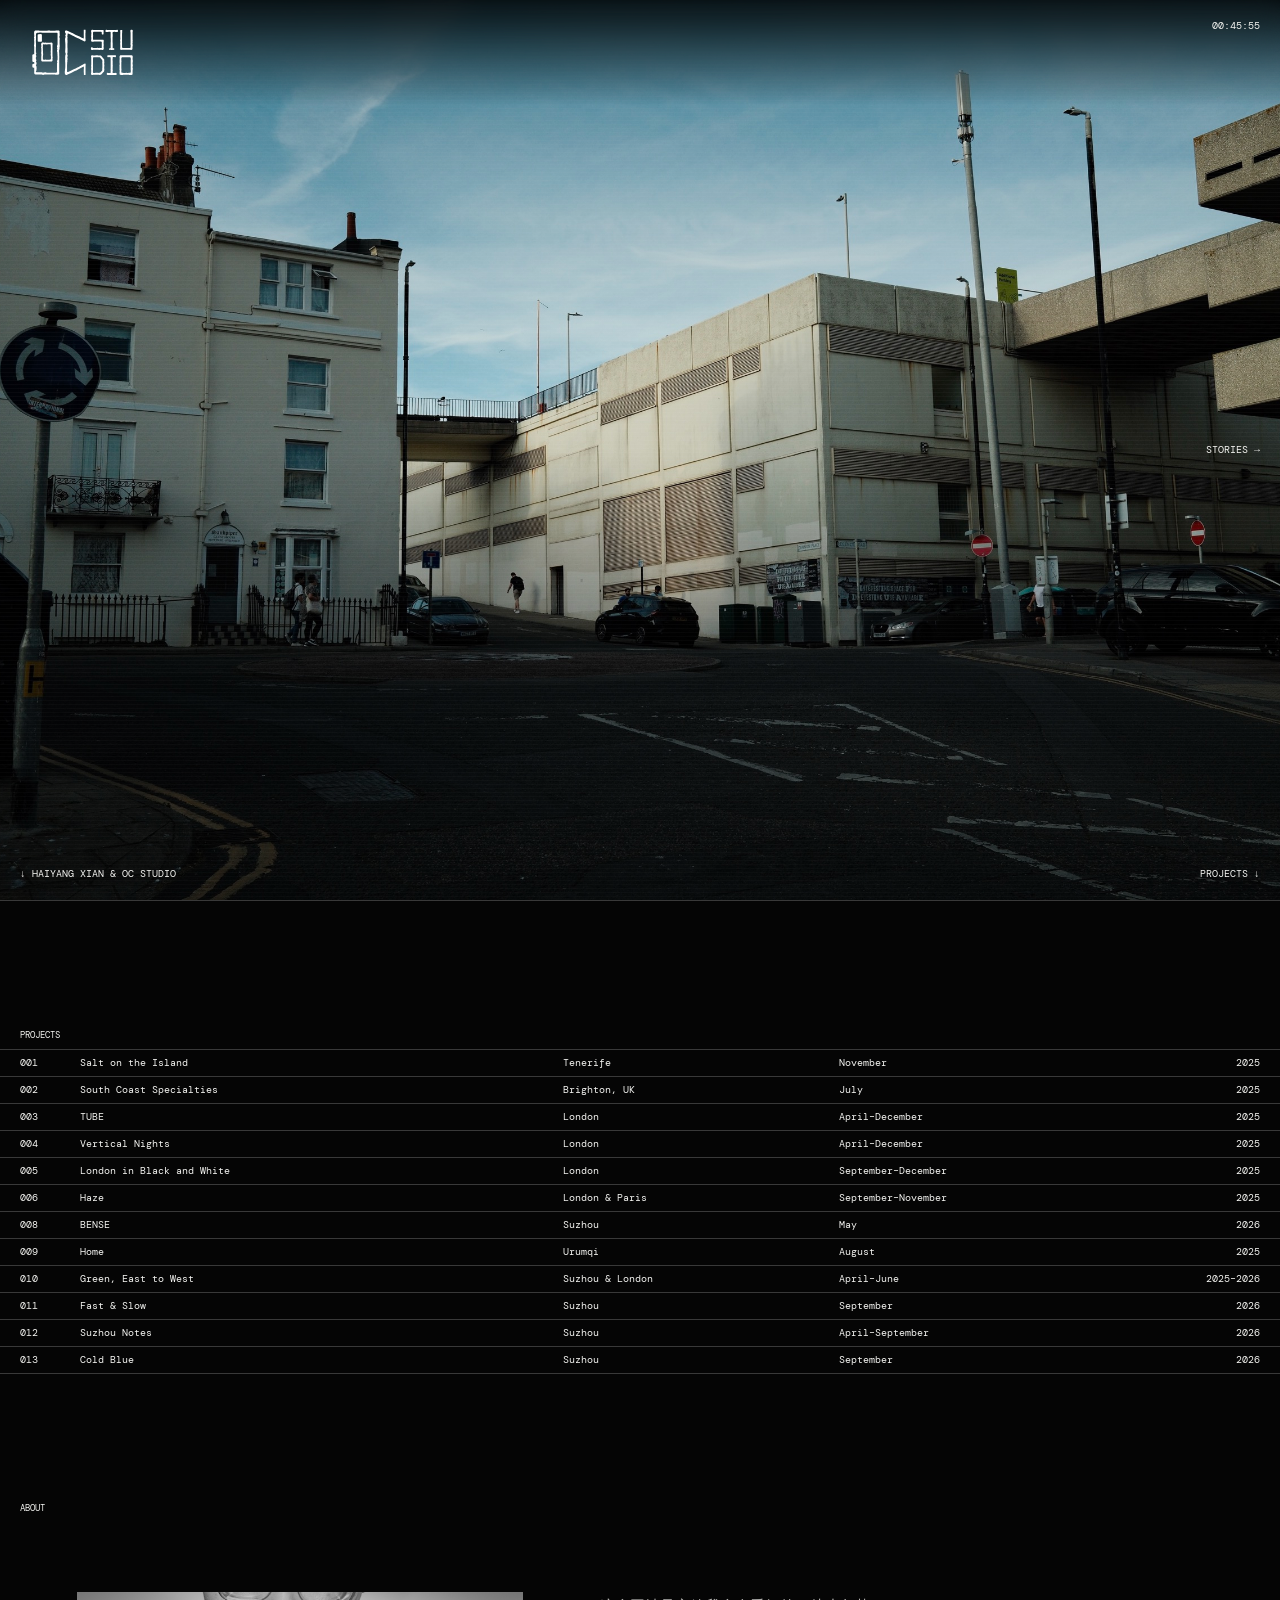
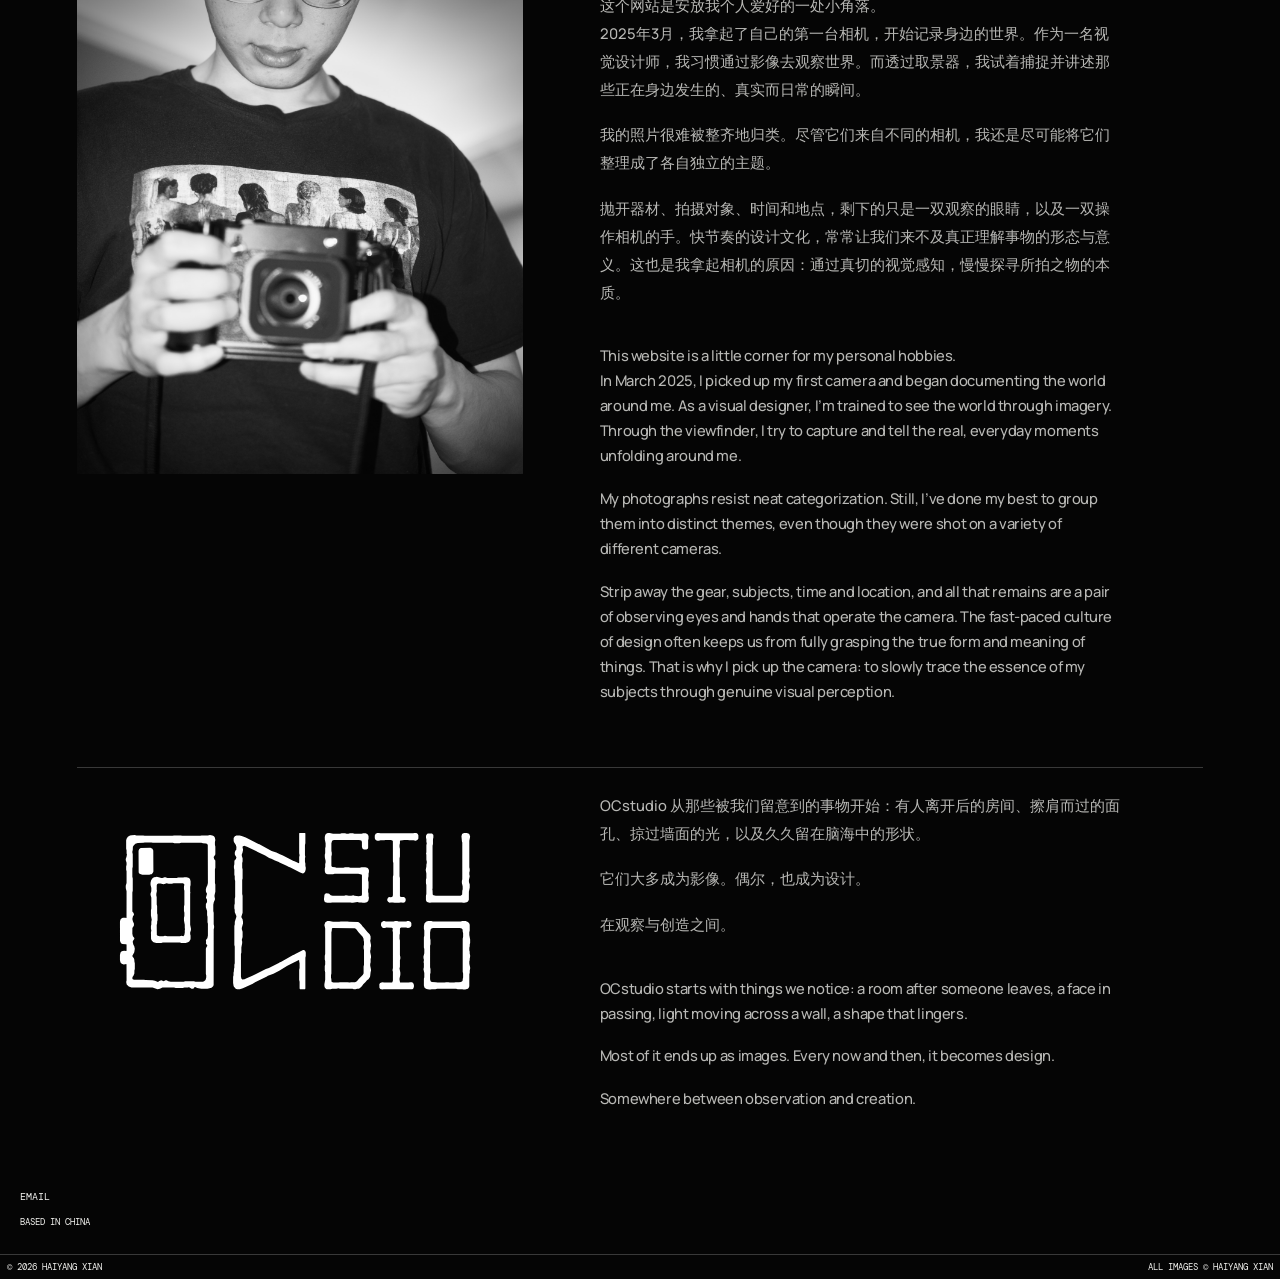
<file: index.html>
<!doctype html>
<html lang="zh-CN">
  <head>
    <meta charset="UTF-8" />
    <meta name="viewport" content="width=device-width, initial-scale=1.0" />
    <meta name="description" content="摄影作品集原型" />
    <title>Haiyang Xian — Photography</title>
    <script>
      // Start each visit at the landing page, before old anchors can be restored.
      if ("scrollRestoration" in history) history.scrollRestoration = "manual";
      history.replaceState(null, "", location.pathname + location.search + "#home");
      window.scrollTo({ top: 0, left: 0, behavior: "instant" });
    </script>
    <link rel="stylesheet" href="styles.css" />
  </head>
  <body>
    <div class="top-backdrop" aria-hidden="true"></div>
    <a class="corner-logo" href="#home" aria-label="Back to home"><img src="assets/studio-handdrawn-fixed.svg" alt="Studio logo" /></a>
    <time class="corner-clock" id="corner-clock" aria-label="Current time"></time>
    <main class="site-shell">
      <section class="index-card" aria-label="摄影作品目录">
        <div class="cover" id="home">
          <img class="landing-image" id="landing-image" src="assets/landing/DSCF2202.jpg" alt="Selected photograph by Haiyang Xian" />
          <button class="cover-section cover-section-right stories-trigger" type="button" aria-controls="stories" aria-expanded="false">STORIES <span aria-hidden="true">→</span></button>
          <h1 class="photographer-signature"><a href="#about" aria-label="About HAIYANG XIAN and OC STUDIO"><span aria-hidden="true">↓</span> HAIYANG XIAN &amp; OC STUDIO</a></h1>
          <a class="explore" href="#index">PROJECTS ↓</a>
        </div>
        <div class="catalogue-meta" id="index"><span>PROJECTS</span></div>
        <ol class="project-list">
          <li class="project-item"><a class="project-trigger" href="#project-001" data-project="project-001" aria-controls="project-001" aria-expanded="false"><span>001</span><strong>Salt on the Island</strong><i>Tenerife</i><time>November</time><b>2025</b></a></li>
          <li class="project-item"><a class="project-trigger" href="#project-002" data-project="project-002" aria-controls="project-002" aria-expanded="false"><span>002</span><strong>South Coast Specialties</strong><i>Brighton, UK</i><time>July</time><b>2025</b></a></li>
          <li class="project-item"><a class="project-trigger" href="#project-003" data-project="project-003" aria-controls="project-003" aria-expanded="false"><span>003</span><strong>TUBE</strong><i>London</i><time>April–December</time><b>2025</b></a></li>
          <li class="project-item"><a class="project-trigger" href="#project-004" data-project="project-004" aria-controls="project-004" aria-expanded="false"><span>004</span><strong>Vertical Nights</strong><i>London</i><time>April–December</time><b>2025</b></a></li>
          <li class="project-item"><a class="project-trigger" href="#project-005" data-project="project-005" aria-controls="project-005" aria-expanded="false"><span>005</span><strong>London in Black and White</strong><i>London</i><time>September–December</time><b>2025</b></a></li>
          <li class="project-item"><a class="project-trigger" href="#project-006" data-project="project-006" aria-controls="project-006" aria-expanded="false"><span>006</span><strong>Haze</strong><i>London &amp; Paris</i><time>September–November</time><b>2025</b></a></li>
          <li class="project-item"><a class="project-trigger" href="#project-008" data-project="project-008" aria-controls="project-008" aria-expanded="false"><span>008</span><strong>BENSE</strong><i>Suzhou</i><time>May</time><b>2026</b></a></li>
          <li class="project-item"><a class="project-trigger" href="#project-009" data-project="project-009" aria-controls="project-009" aria-expanded="false"><span>009</span><strong>Home</strong><i>Urumqi</i><time>August</time><b>2025</b></a></li>
          <li class="project-item"><a class="project-trigger" href="#project-010" data-project="project-010" aria-controls="project-010" aria-expanded="false"><span>010</span><strong>Green, East to West</strong><i>Suzhou &amp; London</i><time>April–June</time><b>2025–2026</b></a></li>
          <li class="project-item"><a class="project-trigger" href="#project-011" data-project="project-011" aria-controls="project-011" aria-expanded="false"><span>011</span><strong>Fast &amp; Slow</strong><i>Suzhou</i><time>September</time><b>2026</b></a></li>
          <li class="project-item"><a class="project-trigger" href="#project-012" data-project="project-012" aria-controls="project-012" aria-expanded="false"><span>012</span><strong>Suzhou Notes</strong><i>Suzhou</i><time>April–September</time><b>2026</b></a></li>
          <li class="project-item"><a class="project-trigger" href="#project-013" data-project="project-013" aria-controls="project-013" aria-expanded="false"><span>013</span><strong>Cold Blue</strong><i>Suzhou</i><time>September</time><b>2026</b></a></li>
        </ol>
        <section class="about" id="about" aria-labelledby="about-title">
          <div class="about-label"><h2 id="about-title">ABOUT</h2></div>
          <div class="about-content">
            <figure class="about-portrait"><img src="assets/about-haiyang-xian.jpg" alt="Haiyang Xian holding a camera" width="1480" height="1600" loading="lazy" /></figure>
            <div class="about-bio">
              <p lang="zh-CN">这个网站是安放我个人爱好的一处小角落。<br />2025年3月，我拿起了自己的第一台相机，开始记录身边的世界。作为一名视觉设计师，我习惯通过影像去观察世界。而透过取景器，我试着捕捉并讲述那些正在身边发生的、真实而日常的瞬间。</p>
              <p lang="zh-CN">我的照片很难被整齐地归类。尽管它们来自不同的相机，我还是尽可能将它们整理成了各自独立的主题。</p>
              <p lang="zh-CN">抛开器材、拍摄对象、时间和地点，剩下的只是一双观察的眼睛，以及一双操作相机的手。快节奏的设计文化，常常让我们来不及真正理解事物的形态与意义。这也是我拿起相机的原因：通过真切的视觉感知，慢慢探寻所拍之物的本质。</p>
              <p lang="en">This website is a little corner for my personal hobbies.<br />In March 2025, I picked up my first camera and began documenting the world around me. As a visual designer, I’m trained to see the world through imagery. Through the viewfinder, I try to capture and tell the real, everyday moments unfolding around me.</p>
              <p lang="en">My photographs resist neat categorization. Still, I’ve done my best to group them into distinct themes, even though they were shot on a variety of different cameras.</p>
              <p lang="en">Strip away the gear, subjects, time and location, and all that remains are a pair of observing eyes and hands that operate the camera. The fast‑paced culture of design often keeps us from fully grasping the true form and meaning of things. That is why I pick up the camera: to slowly trace the essence of my subjects through genuine visual perception.</p>
            </div>
            <div class="about-brand">
              <img class="about-logo" src="assets/studio-latest.svg" alt="OCstudio logo" width="1473" height="1068" loading="lazy" />
              <div class="about-brand-copy">
                <p lang="zh-CN">OCstudio 从那些被我们留意到的事物开始：有人离开后的房间、擦肩而过的面孔、掠过墙面的光，以及久久留在脑海中的形状。</p>
                <p lang="zh-CN">它们大多成为影像。偶尔，也成为设计。</p>
                <p lang="zh-CN">在观察与创造之间。</p>
                <p lang="en">OCstudio starts with things we notice: a room after someone leaves, a face in passing, light moving across a wall, a shape that lingers.</p>
                <p lang="en">Most of it ends up as images. Every now and then, it becomes design.</p>
                <p lang="en">Somewhere between observation and creation.</p>
              </div>
            </div>
          </div>
          <div class="about-bottom">
            <nav class="about-contact" aria-label="Contact"><a href="mailto:hyxian913@163.com">EMAIL</a></nav>
            <div class="about-details"><span>BASED IN CHINA</span></div>
          </div>
        </section>
        <footer id="contact"><span>© 2026 HAIYANG XIAN</span><span>ALL IMAGES © HAIYANG XIAN</span></footer>
      </section>
      <section class="project-panel" id="project-001" aria-label="Salt on the Island project" aria-hidden="true">
        <div class="project-content">
          <section class="project-intro"><h2>Salt<br />on the Island</h2><div><p>NOVEMBER 2025</p><p>TENERIFE, SPAIN</p></div></section>
          <div class="project-images">
            <figure class="portrait"><img data-src="assets/projects/salt-on-the-island/DSCF0566.jpg" data-srcset="assets/responsive/projects/salt-on-the-island/DSCF0566.jpg 800w, assets/projects/salt-on-the-island/DSCF0566.jpg 1733w" sizes="min(calc(100vw - 24px), calc(80svh * 0.6665384615384615), 1733px)" width="1733" height="2600" style="--photo-width:1733px;--photo-ratio:0.6665384615384615" loading="lazy" decoding="async" alt="Salt on the Island, photograph 1" /><figcaption>01 / 08</figcaption></figure>
            <figure class="wide"><img data-src="assets/projects/salt-on-the-island/DSCF0439.jpg" data-srcset="assets/responsive/projects/salt-on-the-island/DSCF0439.jpg 800w, assets/projects/salt-on-the-island/DSCF0439.jpg 1733w" sizes="min(calc(100vw - 24px), calc(80svh * 0.6665384615384615), 1733px)" width="1733" height="2600" style="--photo-width:1733px;--photo-ratio:0.6665384615384615" loading="lazy" decoding="async" alt="Salt on the Island, photograph 2" /><figcaption>02 / 08</figcaption></figure>
            <figure class="landscape"><img data-src="assets/projects/salt-on-the-island/DSCF0559.jpg" data-srcset="assets/responsive/projects/salt-on-the-island/DSCF0559.jpg 1200w, assets/projects/salt-on-the-island/DSCF0559.jpg 2600w" sizes="min(calc(100vw - 24px), calc(80svh * 1.5002885170225044), 2600px)" width="2600" height="1733" style="--photo-width:2600px;--photo-ratio:1.5002885170225044" loading="lazy" decoding="async" alt="Salt on the Island, photograph 3" /><figcaption>03 / 08</figcaption></figure>
            <figure class="portrait offset"><img data-src="assets/projects/salt-on-the-island/DSCF0503.jpg" data-srcset="assets/responsive/projects/salt-on-the-island/DSCF0503.jpg 959w, assets/projects/salt-on-the-island/DSCF0503.jpg 2079w" sizes="min(calc(100vw - 24px), calc(80svh * 0.7996153846153846), 2079px)" width="2079" height="2600" style="--photo-width:2079px;--photo-ratio:0.7996153846153846" loading="lazy" decoding="async" alt="Salt on the Island, photograph 4" /><figcaption>04 / 08</figcaption></figure>
            <figure class="portrait"><img data-src="assets/projects/salt-on-the-island/DSCF0443.jpg" data-srcset="assets/responsive/projects/salt-on-the-island/DSCF0443.jpg 800w, assets/projects/salt-on-the-island/DSCF0443.jpg 1733w" sizes="min(calc(100vw - 24px), calc(80svh * 0.6665384615384615), 1733px)" width="1733" height="2600" style="--photo-width:1733px;--photo-ratio:0.6665384615384615" loading="lazy" decoding="async" alt="Salt on the Island, photograph 5" /><figcaption>05 / 08</figcaption></figure>
            <figure class="wide"><img data-src="assets/projects/salt-on-the-island/DSCF0520.jpg" data-srcset="assets/responsive/projects/salt-on-the-island/DSCF0520.jpg 1200w, assets/projects/salt-on-the-island/DSCF0520.jpg 2600w" sizes="min(calc(100vw - 24px), calc(80svh * 1.5002885170225044), 2600px)" width="2600" height="1733" style="--photo-width:2600px;--photo-ratio:1.5002885170225044" loading="lazy" decoding="async" alt="Salt on the Island, photograph 6" /><figcaption>06 / 08</figcaption></figure>
            <figure class="landscape"><img data-src="assets/projects/salt-on-the-island/DSCF0546.jpg" data-srcset="assets/responsive/projects/salt-on-the-island/DSCF0546.jpg 1200w, assets/projects/salt-on-the-island/DSCF0546.jpg 2600w" sizes="min(calc(100vw - 24px), calc(80svh * 1.5002885170225044), 2600px)" width="2600" height="1733" style="--photo-width:2600px;--photo-ratio:1.5002885170225044" loading="lazy" decoding="async" alt="Salt on the Island, photograph 7" /><figcaption>07 / 08</figcaption></figure>
            <figure class="wide final"><img data-src="assets/projects/salt-on-the-island/DSCF0431.jpg" data-srcset="assets/responsive/projects/salt-on-the-island/DSCF0431.jpg 1200w, assets/projects/salt-on-the-island/DSCF0431.jpg 2600w" sizes="min(calc(100vw - 24px), calc(80svh * 2.2336769759450172), 2600px)" width="2600" height="1164" style="--photo-width:2600px;--photo-ratio:2.2336769759450172" loading="lazy" decoding="async" alt="Salt on the Island, photograph 8" /><figcaption>08 / 08</figcaption></figure>
          </div>
        </div>
      </section>
      <section class="project-panel" id="project-002" aria-label="South Coast Specialties project" aria-hidden="true">
        <div class="project-content">
          <section class="project-intro"><h2>South Coast Specialties</h2><div><p>JULY 2025</p><p>BRIGHTON, UK</p></div></section>
          <div class="project-images brighton-images">
            <figure class="portrait"><img data-src="assets/projects/south-coast-specialties/DSCF2407.jpg" data-srcset="assets/responsive/projects/south-coast-specialties/DSCF2407.jpg 900w, assets/projects/south-coast-specialties/DSCF2407.jpg 1950w" sizes="min(calc(100vw - 24px), calc(80svh * 0.75), 1950px)" width="1950" height="2600" style="--photo-width:1950px;--photo-ratio:0.75" loading="lazy" decoding="async" alt="South Coast Specialties, photograph 1" /><figcaption>01 / 08</figcaption></figure>
            <figure class="landscape"><img data-src="assets/projects/south-coast-specialties/DSCF2422.jpg" data-srcset="assets/responsive/projects/south-coast-specialties/DSCF2422.jpg 1200w, assets/projects/south-coast-specialties/DSCF2422.jpg 2600w" sizes="min(calc(100vw - 24px), calc(80svh * 1.3333333333333333), 2600px)" width="2600" height="1950" style="--photo-width:2600px;--photo-ratio:1.3333333333333333" loading="lazy" decoding="async" alt="South Coast Specialties, photograph 2" /><figcaption>02 / 08</figcaption></figure>
            <figure class="wide"><img data-src="assets/projects/south-coast-specialties/DSCF2423.JPG" data-srcset="assets/responsive/projects/south-coast-specialties/DSCF2423.JPG 1200w, assets/projects/south-coast-specialties/DSCF2423.JPG 2600w" sizes="min(calc(100vw - 24px), calc(80svh * 1.3333333333333333), 2600px)" width="2600" height="1950" style="--photo-width:2600px;--photo-ratio:1.3333333333333333" loading="lazy" decoding="async" alt="South Coast Specialties, photograph 3" /><figcaption>03 / 08</figcaption></figure>
            <figure class="landscape"><img data-src="assets/projects/south-coast-specialties/DSCF2439.JPG" data-srcset="assets/responsive/projects/south-coast-specialties/DSCF2439.JPG 1200w, assets/projects/south-coast-specialties/DSCF2439.JPG 2600w" sizes="min(calc(100vw - 24px), calc(80svh * 1.5002885170225044), 2600px)" width="2600" height="1733" style="--photo-width:2600px;--photo-ratio:1.5002885170225044" loading="lazy" decoding="async" alt="South Coast Specialties, photograph 4" /><figcaption>04 / 08</figcaption></figure>
            <figure class="wide"><img data-src="assets/projects/south-coast-specialties/DSCF2440.JPG" data-srcset="assets/responsive/projects/south-coast-specialties/DSCF2440.JPG 1200w, assets/projects/south-coast-specialties/DSCF2440.JPG 2600w" sizes="min(calc(100vw - 24px), calc(80svh * 1.5002885170225044), 2600px)" width="2600" height="1733" style="--photo-width:2600px;--photo-ratio:1.5002885170225044" loading="lazy" decoding="async" alt="South Coast Specialties, photograph 5" /><figcaption>05 / 08</figcaption></figure>
            <figure class="landscape"><img data-src="assets/projects/south-coast-specialties/DSCF2472.jpg" data-srcset="assets/responsive/projects/south-coast-specialties/DSCF2472.jpg 1200w, assets/projects/south-coast-specialties/DSCF2472.jpg 2600w" sizes="min(calc(100vw - 24px), calc(80svh * 1.5002885170225044), 2600px)" width="2600" height="1733" style="--photo-width:2600px;--photo-ratio:1.5002885170225044" loading="lazy" decoding="async" alt="South Coast Specialties, photograph 6" /><figcaption>06 / 08</figcaption></figure>
            <figure class="portrait"><img data-src="assets/projects/south-coast-specialties/DSCF2483.jpg" data-srcset="assets/responsive/projects/south-coast-specialties/DSCF2483.jpg 1200w, assets/projects/south-coast-specialties/DSCF2483.jpg 2600w" sizes="min(calc(100vw - 24px), calc(80svh * 1), 2600px)" width="2600" height="2600" style="--photo-width:2600px;--photo-ratio:1" loading="lazy" decoding="async" alt="South Coast Specialties, photograph 7" /><figcaption>07 / 08</figcaption></figure>
            <figure class="wide final"><img data-src="assets/projects/south-coast-specialties/DSCF2484.jpg" data-srcset="assets/responsive/projects/south-coast-specialties/DSCF2484.jpg 1200w, assets/projects/south-coast-specialties/DSCF2484.jpg 2600w" sizes="min(calc(100vw - 24px), calc(80svh * 1.5002885170225044), 2600px)" width="2600" height="1733" style="--photo-width:2600px;--photo-ratio:1.5002885170225044" loading="lazy" decoding="async" alt="South Coast Specialties, photograph 8" /><figcaption>08 / 08</figcaption></figure>
          </div>
        </div>
      </section>
      <section class="project-panel" id="project-003" aria-label="TUBE project" aria-hidden="true">
        <div class="project-content">
          <section class="project-intro"><h2>TUBE</h2><div><p>APRIL–DECEMBER 2025</p><p>LONDON, UK</p></div></section>
          <div class="project-images">
            <figure><img data-src="assets/projects/tube/DSCF0074.JPG" data-srcset="assets/responsive/projects/tube/DSCF0074.JPG 1200w, assets/projects/tube/DSCF0074.JPG 2600w" sizes="min(calc(100vw - 24px), calc(80svh * 1.5002885170225044), 2600px)" width="2600" height="1733" style="--photo-width:2600px;--photo-ratio:1.5002885170225044" loading="lazy" decoding="async" alt="TUBE, photograph 1" /><figcaption>01 / 10</figcaption></figure>
            <figure><img data-src="assets/projects/tube/DSCF0076.jpg" data-srcset="assets/responsive/projects/tube/DSCF0076.jpg 1200w, assets/projects/tube/DSCF0076.jpg 2600w" sizes="min(calc(100vw - 24px), calc(80svh * 1), 2600px)" width="2600" height="2600" style="--photo-width:2600px;--photo-ratio:1" loading="lazy" decoding="async" alt="TUBE, photograph 2" /><figcaption>02 / 10</figcaption></figure>
            <figure><img data-src="assets/projects/tube/DSCF0200.jpg" data-srcset="assets/responsive/projects/tube/DSCF0200.jpg 1200w, assets/projects/tube/DSCF0200.jpg 2600w" sizes="min(calc(100vw - 24px), calc(80svh * 1.5002885170225044), 2600px)" width="2600" height="1733" style="--photo-width:2600px;--photo-ratio:1.5002885170225044" loading="lazy" decoding="async" alt="TUBE, photograph 3" /><figcaption>03 / 10</figcaption></figure>
            <figure><img data-src="assets/projects/tube/DSCF0201.jpg" data-srcset="assets/responsive/projects/tube/DSCF0201.jpg 800w, assets/projects/tube/DSCF0201.jpg 1733w" sizes="min(calc(100vw - 24px), calc(80svh * 0.6665384615384615), 1733px)" width="1733" height="2600" style="--photo-width:1733px;--photo-ratio:0.6665384615384615" loading="lazy" decoding="async" alt="TUBE, photograph 4" /><figcaption>04 / 10</figcaption></figure>
            <figure><img data-src="assets/projects/tube/1761305568000_R0000233.jpg" data-srcset="assets/responsive/projects/tube/1761305568000_R0000233.jpg 800w, assets/projects/tube/1761305568000_R0000233.jpg 1733w" sizes="min(calc(100vw - 24px), calc(80svh * 0.6665384615384615), 1733px)" width="1733" height="2600" style="--photo-width:1733px;--photo-ratio:0.6665384615384615" loading="lazy" decoding="async" alt="TUBE, photograph 5" /><figcaption>05 / 10</figcaption></figure>
            <figure><img data-src="assets/projects/tube/grdr%202025-10-26%20185446.399.jpg" data-srcset="assets/responsive/projects/tube/grdr%202025-10-26%20185446.399.jpg 1200w, assets/projects/tube/grdr%202025-10-26%20185446.399.jpg 2600w" sizes="min(calc(100vw - 24px), calc(80svh * 2.736842105263158), 2600px)" width="2600" height="950" style="--photo-width:2600px;--photo-ratio:2.736842105263158" loading="lazy" decoding="async" alt="TUBE, photograph 6" /><figcaption>06 / 10</figcaption></figure>
            <figure><img data-src="assets/projects/tube/DSCF3398.jpg" data-srcset="assets/responsive/projects/tube/DSCF3398.jpg 1200w, assets/projects/tube/DSCF3398.jpg 2600w" sizes="min(calc(100vw - 24px), calc(80svh * 1.5002885170225044), 2600px)" width="2600" height="1733" style="--photo-width:2600px;--photo-ratio:1.5002885170225044" loading="lazy" decoding="async" alt="TUBE, photograph 7" /><figcaption>07 / 10</figcaption></figure>
            <figure><img data-src="assets/projects/tube/DSCF3400.jpg" data-srcset="assets/responsive/projects/tube/DSCF3400.jpg 1200w, assets/projects/tube/DSCF3400.jpg 2600w" sizes="min(calc(100vw - 24px), calc(80svh * 1.5002885170225044), 2600px)" width="2600" height="1733" style="--photo-width:2600px;--photo-ratio:1.5002885170225044" loading="lazy" decoding="async" alt="TUBE, photograph 8" /><figcaption>08 / 10</figcaption></figure>
            <figure><img data-src="assets/projects/tube/DSCF3415.JPG" data-srcset="assets/responsive/projects/tube/DSCF3415.JPG 1200w, assets/projects/tube/DSCF3415.JPG 2600w" sizes="min(calc(100vw - 24px), calc(80svh * 1.5002885170225044), 2600px)" width="2600" height="1733" style="--photo-width:2600px;--photo-ratio:1.5002885170225044" loading="lazy" decoding="async" alt="TUBE, photograph 9" /><figcaption>09 / 10</figcaption></figure>
            <figure><img data-src="assets/projects/tube/DSCF3418.jpg" data-srcset="assets/responsive/projects/tube/DSCF3418.jpg 800w, assets/projects/tube/DSCF3418.jpg 1733w" sizes="min(calc(100vw - 24px), calc(80svh * 0.6665384615384615), 1733px)" width="1733" height="2600" style="--photo-width:1733px;--photo-ratio:0.6665384615384615" loading="lazy" decoding="async" alt="TUBE, photograph 10" /><figcaption>10 / 10</figcaption></figure>
          </div>
        </div>
      </section>
      <section class="project-panel" id="project-004" aria-label="Vertical Nights project" aria-hidden="true">
        <div class="project-content">
          <section class="project-intro"><h2>Vertical Nights</h2><div><p>APRIL–DECEMBER 2025</p><p>LONDON, UK</p></div></section>
          <div class="project-images">
            <figure><img data-src="assets/projects/vertical-nights/DSCF0198.jpg" data-srcset="assets/responsive/projects/vertical-nights/DSCF0198.jpg 800w, assets/projects/vertical-nights/DSCF0198.jpg 1733w" sizes="min(calc(100vw - 24px), calc(80svh * 0.6665384615384615), 1733px)" width="1733" height="2600" style="--photo-width:1733px;--photo-ratio:0.6665384615384615" loading="lazy" decoding="async" alt="Vertical Nights, photograph 1" /><figcaption>01 / 08</figcaption></figure>
            <figure><img data-src="assets/projects/vertical-nights/DSCF0211.jpg" data-srcset="assets/responsive/projects/vertical-nights/DSCF0211.jpg 800w, assets/projects/vertical-nights/DSCF0211.jpg 1733w" sizes="min(calc(100vw - 24px), calc(80svh * 0.6665384615384615), 1733px)" width="1733" height="2600" style="--photo-width:1733px;--photo-ratio:0.6665384615384615" loading="lazy" decoding="async" alt="Vertical Nights, photograph 2" /><figcaption>02 / 08</figcaption></figure>
            <figure><img data-src="assets/projects/vertical-nights/DSCF0289.jpg" data-srcset="assets/responsive/projects/vertical-nights/DSCF0289.jpg 800w, assets/projects/vertical-nights/DSCF0289.jpg 1733w" sizes="min(calc(100vw - 24px), calc(80svh * 0.6665384615384615), 1733px)" width="1733" height="2600" style="--photo-width:1733px;--photo-ratio:0.6665384615384615" loading="lazy" decoding="async" alt="Vertical Nights, photograph 3" /><figcaption>03 / 08</figcaption></figure>
            <figure><img data-src="assets/projects/vertical-nights/DSCF0321.jpg" data-srcset="assets/responsive/projects/vertical-nights/DSCF0321.jpg 800w, assets/projects/vertical-nights/DSCF0321.jpg 1733w" sizes="min(calc(100vw - 24px), calc(80svh * 0.6665384615384615), 1733px)" width="1733" height="2600" style="--photo-width:1733px;--photo-ratio:0.6665384615384615" loading="lazy" decoding="async" alt="Vertical Nights, photograph 4" /><figcaption>04 / 08</figcaption></figure>
            <figure><img data-src="assets/projects/vertical-nights/DSCF3357.JPG" data-srcset="assets/responsive/projects/vertical-nights/DSCF3357.JPG 1200w, assets/projects/vertical-nights/DSCF3357.JPG 2600w" sizes="min(calc(100vw - 24px), calc(80svh * 1.5002885170225044), 2600px)" width="2600" height="1733" style="--photo-width:2600px;--photo-ratio:1.5002885170225044" loading="lazy" decoding="async" alt="Vertical Nights, photograph 5" /><figcaption>05 / 08</figcaption></figure>
            <figure><img data-src="assets/projects/vertical-nights/DSCF3358.JPG" data-srcset="assets/responsive/projects/vertical-nights/DSCF3358.JPG 1200w, assets/projects/vertical-nights/DSCF3358.JPG 2600w" sizes="min(calc(100vw - 24px), calc(80svh * 1.5002885170225044), 2600px)" width="2600" height="1733" style="--photo-width:2600px;--photo-ratio:1.5002885170225044" loading="lazy" decoding="async" alt="Vertical Nights, photograph 6" /><figcaption>06 / 08</figcaption></figure>
            <figure><img data-src="assets/projects/vertical-nights/DSCF3360.jpg" data-srcset="assets/responsive/projects/vertical-nights/DSCF3360.jpg 800w, assets/projects/vertical-nights/DSCF3360.jpg 1733w" sizes="min(calc(100vw - 24px), calc(80svh * 0.6665384615384615), 1733px)" width="1733" height="2600" style="--photo-width:1733px;--photo-ratio:0.6665384615384615" loading="lazy" decoding="async" alt="Vertical Nights, photograph 7" /><figcaption>07 / 08</figcaption></figure>
            <figure><img data-src="assets/projects/vertical-nights/DSCF3361.jpg" data-srcset="assets/responsive/projects/vertical-nights/DSCF3361.jpg 800w, assets/projects/vertical-nights/DSCF3361.jpg 1733w" sizes="min(calc(100vw - 24px), calc(80svh * 0.6665384615384615), 1733px)" width="1733" height="2600" style="--photo-width:1733px;--photo-ratio:0.6665384615384615" loading="lazy" decoding="async" alt="Vertical Nights, photograph 8" /><figcaption>08 / 08</figcaption></figure>
          </div>
        </div>
      </section>
      <section class="project-panel" id="project-005" aria-label="London in Black and White project" aria-hidden="true">
        <div class="project-content">
          <section class="project-intro"><h2>London in Black and White</h2><div><p>SEPTEMBER–DECEMBER 2025</p><p>LONDON, UK</p></div></section>
          <div class="project-images">
            <figure><img data-src="assets/projects/london-in-black-and-white/DSCF0082.jpg" data-srcset="assets/responsive/projects/london-in-black-and-white/DSCF0082.jpg 800w, assets/projects/london-in-black-and-white/DSCF0082.jpg 1733w" sizes="min(calc(100vw - 24px), calc(80svh * 0.6665384615384615), 1733px)" width="1733" height="2600" style="--photo-width:1733px;--photo-ratio:0.6665384615384615" loading="lazy" decoding="async" alt="London in Black and White, photograph 1" /><figcaption>01 / 05</figcaption></figure>
            <figure><img data-src="assets/projects/london-in-black-and-white/DSCF3308.jpg" data-srcset="assets/responsive/projects/london-in-black-and-white/DSCF3308.jpg 1200w, assets/projects/london-in-black-and-white/DSCF3308.jpg 2600w" sizes="min(calc(100vw - 24px), calc(80svh * 1.5002885170225044), 2600px)" width="2600" height="1733" style="--photo-width:2600px;--photo-ratio:1.5002885170225044" loading="lazy" decoding="async" alt="London in Black and White, photograph 2" /><figcaption>02 / 05</figcaption></figure>
            <figure><img data-src="assets/projects/london-in-black-and-white/DSCF3345.jpg" data-srcset="assets/responsive/projects/london-in-black-and-white/DSCF3345.jpg 1200w, assets/projects/london-in-black-and-white/DSCF3345.jpg 2600w" sizes="min(calc(100vw - 24px), calc(80svh * 2.2827041264266903), 2600px)" width="2600" height="1139" style="--photo-width:2600px;--photo-ratio:2.2827041264266903" loading="lazy" decoding="async" alt="London in Black and White, photograph 3" /><figcaption>03 / 05</figcaption></figure>
            <figure><img data-src="assets/projects/london-in-black-and-white/DSCF3350.jpg" data-srcset="assets/responsive/projects/london-in-black-and-white/DSCF3350.jpg 1200w, assets/projects/london-in-black-and-white/DSCF3350.jpg 2600w" sizes="min(calc(100vw - 24px), calc(80svh * 1.5002885170225044), 2600px)" width="2600" height="1733" style="--photo-width:2600px;--photo-ratio:1.5002885170225044" loading="lazy" decoding="async" alt="London in Black and White, photograph 4" /><figcaption>04 / 05</figcaption></figure>
            <figure><img data-src="assets/projects/london-in-black-and-white/DSCF3354.jpg" data-srcset="assets/responsive/projects/london-in-black-and-white/DSCF3354.jpg 1200w, assets/projects/london-in-black-and-white/DSCF3354.jpg 2600w" sizes="min(calc(100vw - 24px), calc(80svh * 1.5002885170225044), 2600px)" width="2600" height="1733" style="--photo-width:2600px;--photo-ratio:1.5002885170225044" loading="lazy" decoding="async" alt="London in Black and White, photograph 5" /><figcaption>05 / 05</figcaption></figure>
          </div>
        </div>
      </section>
      <section class="project-panel" id="project-006" aria-label="Haze project" aria-hidden="true">
        <div class="project-content">
          <section class="project-intro"><h2>Haze</h2><div><p>SEPTEMBER–NOVEMBER 2025</p><p>LONDON &amp; PARIS</p></div></section>
          <div class="project-images">
            <figure><img data-src="assets/projects/haze/DSCF0128.jpg" data-srcset="assets/responsive/projects/haze/DSCF0128.jpg 800w, assets/projects/haze/DSCF0128.jpg 1733w" sizes="min(calc(100vw - 24px), calc(80svh * 0.6665384615384615), 1733px)" width="1733" height="2600" style="--photo-width:1733px;--photo-ratio:0.6665384615384615" loading="lazy" decoding="async" alt="Haze, photograph 1" /><figcaption>01 / 05</figcaption></figure>
            <figure><img data-src="assets/projects/haze/1761306210000_R0000236.JPG" data-srcset="assets/responsive/projects/haze/1761306210000_R0000236.JPG 1200w, assets/projects/haze/1761306210000_R0000236.JPG 2600w" sizes="min(calc(100vw - 24px), calc(80svh * 1.5002885170225044), 2600px)" width="2600" height="1733" style="--photo-width:2600px;--photo-ratio:1.5002885170225044" loading="lazy" decoding="async" alt="Haze, photograph 2" /><figcaption>02 / 05</figcaption></figure>
            <figure><img data-src="assets/projects/haze/1761313033000_R0000256.jpg" data-srcset="assets/responsive/projects/haze/1761313033000_R0000256.jpg 800w, assets/projects/haze/1761313033000_R0000256.jpg 1733w" sizes="min(calc(100vw - 24px), calc(80svh * 0.6665384615384615), 1733px)" width="1733" height="2600" style="--photo-width:1733px;--photo-ratio:0.6665384615384615" loading="lazy" decoding="async" alt="Haze, photograph 3" /><figcaption>03 / 05</figcaption></figure>
            <figure><img data-src="assets/projects/haze/1762614603000_R0000291.jpg" data-srcset="assets/responsive/projects/haze/1762614603000_R0000291.jpg 800w, assets/projects/haze/1762614603000_R0000291.jpg 1733w" sizes="min(calc(100vw - 24px), calc(80svh * 0.6665384615384615), 1733px)" width="1733" height="2600" style="--photo-width:1733px;--photo-ratio:0.6665384615384615" loading="lazy" decoding="async" alt="Haze, photograph 4" /><figcaption>04 / 05</figcaption></figure>
            <figure><img data-src="assets/projects/haze/dblack%202025-11-24%20114521.216.JPG" data-srcset="assets/responsive/projects/haze/dblack%202025-11-24%20114521.216.JPG 899w, assets/projects/haze/dblack%202025-11-24%20114521.216.JPG 1949w" sizes="min(calc(100vw - 24px), calc(80svh * 0.7496153846153846), 1949px)" width="1949" height="2600" style="--photo-width:1949px;--photo-ratio:0.7496153846153846" loading="lazy" decoding="async" alt="Haze, photograph 5" /><figcaption>05 / 05</figcaption></figure>
          </div>
        </div>
      </section>
      <section class="project-panel" id="project-008" aria-label="BENSE project" aria-hidden="true">
        <div class="project-content">
          <section class="project-intro"><h2>BENSE</h2><div><p>MAY 2026</p><p>SUZHOU, CHINA</p></div></section>
          <div class="project-images">
            <figure><img data-src="assets/projects/bense/DSCF1152.jpg" data-srcset="assets/responsive/projects/bense/DSCF1152.jpg 1200w, assets/projects/bense/DSCF1152.jpg 2600w" sizes="min(calc(100vw - 24px), calc(80svh * 2.3486901535682025), 2600px)" width="2600" height="1107" style="--photo-width:2600px;--photo-ratio:2.3486901535682025" loading="lazy" decoding="async" alt="BENSE, photograph 1" /><figcaption>01 / 05</figcaption></figure>
            <figure><img data-src="assets/projects/bense/DSCF1157.jpg" data-srcset="assets/responsive/projects/bense/DSCF1157.jpg 674w, assets/projects/bense/DSCF1157.jpg 1462w" sizes="min(calc(100vw - 24px), calc(80svh * 0.5623076923076923), 1462px)" width="1462" height="2600" style="--photo-width:1462px;--photo-ratio:0.5623076923076923" loading="lazy" decoding="async" alt="BENSE, photograph 2" /><figcaption>02 / 05</figcaption></figure>
            <figure><img data-src="assets/projects/bense/DSCF1161.jpg" data-srcset="assets/responsive/projects/bense/DSCF1161.jpg 1200w, assets/projects/bense/DSCF1161.jpg 2600w" sizes="min(calc(100vw - 24px), calc(80svh * 1.3340174448435096), 2600px)" width="2600" height="1949" style="--photo-width:2600px;--photo-ratio:1.3340174448435096" loading="lazy" decoding="async" alt="BENSE, photograph 3" /><figcaption>03 / 05</figcaption></figure>
            <figure><img data-src="assets/projects/bense/DSCF1166.JPG" data-srcset="assets/responsive/projects/bense/DSCF1166.JPG 1200w, assets/projects/bense/DSCF1166.JPG 2600w" sizes="min(calc(100vw - 24px), calc(80svh * 1.3333333333333333), 2600px)" width="2600" height="1950" style="--photo-width:2600px;--photo-ratio:1.3333333333333333" loading="lazy" decoding="async" alt="BENSE, photograph 4" /><figcaption>04 / 05</figcaption></figure>
            <figure><img data-src="assets/projects/bense/DSCF1172.JPG" data-srcset="assets/responsive/projects/bense/DSCF1172.JPG 1200w, assets/projects/bense/DSCF1172.JPG 2600w" sizes="min(calc(100vw - 24px), calc(80svh * 2.7083333333333335), 2600px)" width="2600" height="960" style="--photo-width:2600px;--photo-ratio:2.7083333333333335" loading="lazy" decoding="async" alt="BENSE, photograph 5" /><figcaption>05 / 05</figcaption></figure>
          </div>
        </div>
      </section>
      <section class="project-panel" id="project-009" aria-label="Home project" aria-hidden="true">
        <div class="project-content">
          <section class="project-intro"><h2>Home</h2><div><p>AUGUST 2025</p><p>URUMQI, CHINA</p></div></section>
          <div class="project-images">
            <figure><img data-src="assets/projects/home/DSC02726.JPG" data-srcset="assets/responsive/projects/home/DSC02726.JPG 1200w, assets/projects/home/DSC02726.JPG 2600w" sizes="min(calc(100vw - 24px), calc(80svh * 1.3326499231163507), 2600px)" width="2600" height="1951" style="--photo-width:2600px;--photo-ratio:1.3326499231163507" loading="lazy" decoding="async" alt="Home, photograph 1" /><figcaption>01 / 07</figcaption></figure>
            <figure><img data-src="assets/projects/home/DSC02759.JPG" data-srcset="assets/responsive/projects/home/DSC02759.JPG 1200w, assets/projects/home/DSC02759.JPG 2600w" sizes="min(calc(100vw - 24px), calc(80svh * 1.3326499231163507), 2600px)" width="2600" height="1951" style="--photo-width:2600px;--photo-ratio:1.3326499231163507" loading="lazy" decoding="async" alt="Home, photograph 2" /><figcaption>02 / 07</figcaption></figure>
            <figure><img data-src="assets/projects/home/DSC02761.JPG" data-srcset="assets/responsive/projects/home/DSC02761.JPG 1200w, assets/projects/home/DSC02761.JPG 2600w" sizes="min(calc(100vw - 24px), calc(80svh * 1.3326499231163507), 2600px)" width="2600" height="1951" style="--photo-width:2600px;--photo-ratio:1.3326499231163507" loading="lazy" decoding="async" alt="Home, photograph 3" /><figcaption>03 / 07</figcaption></figure>
            <figure><img data-src="assets/projects/home/DSCF2685.jpg" data-srcset="assets/responsive/projects/home/DSCF2685.jpg 1200w, assets/projects/home/DSCF2685.jpg 2600w" sizes="min(calc(100vw - 24px), calc(80svh * 1.5002885170225044), 2600px)" width="2600" height="1733" style="--photo-width:2600px;--photo-ratio:1.5002885170225044" loading="lazy" decoding="async" alt="Home, photograph 4" /><figcaption>04 / 07</figcaption></figure>
            <figure><img data-src="assets/projects/home/DSCF2717.JPG" data-srcset="assets/responsive/projects/home/DSCF2717.JPG 1200w, assets/projects/home/DSCF2717.JPG 2600w" sizes="min(calc(100vw - 24px), calc(80svh * 1.3333333333333333), 2600px)" width="2600" height="1950" style="--photo-width:2600px;--photo-ratio:1.3333333333333333" loading="lazy" decoding="async" alt="Home, photograph 5" /><figcaption>05 / 07</figcaption></figure>
            <figure><img data-src="assets/projects/home/DSCF2765.JPG" data-srcset="assets/responsive/projects/home/DSCF2765.JPG 1200w, assets/projects/home/DSCF2765.JPG 2600w" sizes="min(calc(100vw - 24px), calc(80svh * 1.3333333333333333), 2600px)" width="2600" height="1950" style="--photo-width:2600px;--photo-ratio:1.3333333333333333" loading="lazy" decoding="async" alt="Home, photograph 6" /><figcaption>06 / 07</figcaption></figure>
            <figure><img data-src="assets/projects/home/DSCF2800.JPG" data-srcset="assets/responsive/projects/home/DSCF2800.JPG 1200w, assets/projects/home/DSCF2800.JPG 2600w" sizes="min(calc(100vw - 24px), calc(80svh * 1.5002885170225044), 2600px)" width="2600" height="1733" style="--photo-width:2600px;--photo-ratio:1.5002885170225044" loading="lazy" decoding="async" alt="Home, photograph 7" /><figcaption>07 / 07</figcaption></figure>
          </div>
        </div>
      </section>
      <section class="project-panel" id="project-010" aria-label="Green, East to West project" aria-hidden="true">
        <div class="project-content">
          <section class="project-intro"><h2>Green, East to West</h2><div><p>APRIL 2025–JUNE 2026</p><p>SUZHOU &amp; LONDON</p></div></section>
          <div class="project-images">
            <figure><img data-src="assets/projects/green-east-to-west/DSC02779.jpg" data-srcset="assets/responsive/projects/green-east-to-west/DSC02779.jpg 900w, assets/projects/green-east-to-west/DSC02779.jpg 1950w" sizes="min(calc(100vw - 24px), calc(80svh * 0.75), 1950px)" width="1950" height="2600" style="--photo-width:1950px;--photo-ratio:0.75" loading="lazy" decoding="async" alt="Green, East to West, photograph 1" /><figcaption>01 / 08</figcaption></figure>
            <figure><img data-src="assets/projects/green-east-to-west/DSCF0693.jpg?v=2" data-srcset="assets/responsive/projects/green-east-to-west/DSCF0693.jpg 900w, assets/projects/green-east-to-west/DSCF0693.jpg?v=2 1950w" sizes="min(calc(100vw - 24px), calc(80svh * 0.75), 1950px)" width="1950" height="2600" style="--photo-width:1950px;--photo-ratio:0.75" loading="lazy" decoding="async" alt="Green, East to West, photograph 2" /><figcaption>02 / 08</figcaption></figure>
            <figure><img data-src="assets/projects/green-east-to-west/DSCF1872.jpg?v=2" data-srcset="assets/responsive/projects/green-east-to-west/DSCF1872.jpg 1200w, assets/projects/green-east-to-west/DSCF1872.jpg?v=2 2600w" sizes="min(calc(100vw - 24px), calc(80svh * 1.5002885170225044), 2600px)" width="2600" height="1733" style="--photo-width:2600px;--photo-ratio:1.5002885170225044" loading="lazy" decoding="async" alt="Green, East to West, photograph 3" /><figcaption>03 / 08</figcaption></figure>
            <figure><img data-src="assets/projects/green-east-to-west/1773286768000_R0000598.jpg" data-srcset="assets/responsive/projects/green-east-to-west/1773286768000_R0000598.jpg 800w, assets/projects/green-east-to-west/1773286768000_R0000598.jpg 1733w" sizes="min(calc(100vw - 24px), calc(80svh * 0.6665384615384615), 1733px)" width="1733" height="2600" style="--photo-width:1733px;--photo-ratio:0.6665384615384615" loading="lazy" decoding="async" alt="Green, East to West, photograph 4" /><figcaption>04 / 08</figcaption></figure>
            <figure><img data-src="assets/projects/green-east-to-west/1776319207000_R0000788.jpg" data-srcset="assets/responsive/projects/green-east-to-west/1776319207000_R0000788.jpg 800w, assets/projects/green-east-to-west/1776319207000_R0000788.jpg 1733w" sizes="min(calc(100vw - 24px), calc(80svh * 0.6665384615384615), 1733px)" width="1733" height="2600" style="--photo-width:1733px;--photo-ratio:0.6665384615384615" loading="lazy" decoding="async" alt="Green, East to West, photograph 5" /><figcaption>05 / 08</figcaption></figure>
            <figure><img data-src="assets/projects/green-east-to-west/1776319326000_R0000789.jpg" data-srcset="assets/responsive/projects/green-east-to-west/1776319326000_R0000789.jpg 800w, assets/projects/green-east-to-west/1776319326000_R0000789.jpg 1733w" sizes="min(calc(100vw - 24px), calc(80svh * 0.6665384615384615), 1733px)" width="1733" height="2600" style="--photo-width:1733px;--photo-ratio:0.6665384615384615" loading="lazy" decoding="async" alt="Green, East to West, photograph 6" /><figcaption>06 / 08</figcaption></figure>
            <figure><img data-src="assets/projects/green-east-to-west/1776319496000_R0000796.jpg" data-srcset="assets/responsive/projects/green-east-to-west/1776319496000_R0000796.jpg 1200w, assets/projects/green-east-to-west/1776319496000_R0000796.jpg 2600w" sizes="min(calc(100vw - 24px), calc(80svh * 1.5002885170225044), 2600px)" width="2600" height="1733" style="--photo-width:2600px;--photo-ratio:1.5002885170225044" loading="lazy" decoding="async" alt="Green, East to West, photograph 7" /><figcaption>07 / 08</figcaption></figure>
            <figure><img data-src="assets/projects/green-east-to-west/1776320379000_R0000800.jpg" data-srcset="assets/responsive/projects/green-east-to-west/1776320379000_R0000800.jpg 800w, assets/projects/green-east-to-west/1776320379000_R0000800.jpg 1733w" sizes="min(calc(100vw - 24px), calc(80svh * 0.6665384615384615), 1733px)" width="1733" height="2600" style="--photo-width:1733px;--photo-ratio:0.6665384615384615" loading="lazy" decoding="async" alt="Green, East to West, photograph 8" /><figcaption>08 / 08</figcaption></figure>
          </div>
        </div>
      </section>
      <section class="project-panel" id="project-011" aria-label="Fast &amp; Slow project" aria-hidden="true">
        <div class="project-content">
          <section class="project-intro"><h2>Fast &amp; Slow</h2><div><p>SEPTEMBER 2026</p><p>SUZHOU, CHINA</p></div></section>
          <div class="project-images">
            <figure><img data-src="assets/projects/fast-and-slow/DSCF0247.jpg" data-srcset="assets/responsive/projects/fast-and-slow/DSCF0247.jpg 900w, assets/projects/fast-and-slow/DSCF0247.jpg 1950w" sizes="min(calc(100vw - 24px), calc(80svh * 0.75), 1950px)" width="1950" height="2600" style="--photo-width:1950px;--photo-ratio:0.75" loading="lazy" decoding="async" alt="Fast &amp; Slow, photograph 1" /><figcaption>01 / 05</figcaption></figure>
            <figure><img data-src="assets/projects/fast-and-slow/DSCF2021.jpg" data-srcset="assets/responsive/projects/fast-and-slow/DSCF2021.jpg 1200w, assets/projects/fast-and-slow/DSCF2021.jpg 2600w" sizes="min(calc(100vw - 24px), calc(80svh * 1.5002885170225044), 2600px)" width="2600" height="1733" style="--photo-width:2600px;--photo-ratio:1.5002885170225044" loading="lazy" decoding="async" alt="Fast &amp; Slow, photograph 2" /><figcaption>02 / 05</figcaption></figure>
            <figure><img data-src="assets/projects/fast-and-slow/1789192460000_R0001193.jpg" data-srcset="assets/responsive/projects/fast-and-slow/1789192460000_R0001193.jpg 1200w, assets/projects/fast-and-slow/1789192460000_R0001193.jpg 2600w" sizes="min(calc(100vw - 24px), calc(80svh * 1.5002885170225044), 2600px)" width="2600" height="1733" style="--photo-width:2600px;--photo-ratio:1.5002885170225044" loading="lazy" decoding="async" alt="Fast &amp; Slow, photograph 3" /><figcaption>03 / 05</figcaption></figure>
            <figure><img data-src="assets/projects/fast-and-slow/1789192947000_R0001202.jpg" data-srcset="assets/responsive/projects/fast-and-slow/1789192947000_R0001202.jpg 1200w, assets/projects/fast-and-slow/1789192947000_R0001202.jpg 2600w" sizes="min(calc(100vw - 24px), calc(80svh * 1.5002885170225044), 2600px)" width="2600" height="1733" style="--photo-width:2600px;--photo-ratio:1.5002885170225044" loading="lazy" decoding="async" alt="Fast &amp; Slow, photograph 4" /><figcaption>04 / 05</figcaption></figure>
            <figure><img data-src="assets/projects/fast-and-slow/1789193521000_R0001211.jpg" data-srcset="assets/responsive/projects/fast-and-slow/1789193521000_R0001211.jpg 1200w, assets/projects/fast-and-slow/1789193521000_R0001211.jpg 2600w" sizes="min(calc(100vw - 24px), calc(80svh * 2.159468438538206), 2600px)" width="2600" height="1204" style="--photo-width:2600px;--photo-ratio:2.159468438538206" loading="lazy" decoding="async" alt="Fast &amp; Slow, photograph 5" /><figcaption>05 / 05</figcaption></figure>
          </div>
        </div>
      </section>
      <section class="project-panel" id="project-012" aria-label="Suzhou Notes project" aria-hidden="true">
        <div class="project-content">
          <section class="project-intro"><h2>Suzhou Notes</h2><div><p>APRIL–SEPTEMBER 2026</p><p>SUZHOU, CHINA</p></div></section>
          <div class="project-images">
            <figure><img data-src="assets/projects/suzhou-notes/DSCF1896.jpg" data-srcset="assets/responsive/projects/suzhou-notes/DSCF1896.jpg 1200w, assets/projects/suzhou-notes/DSCF1896.jpg 2600w" sizes="min(calc(100vw - 24px), calc(80svh * 1.7783857729138166), 2600px)" width="2600" height="1462" style="--photo-width:2600px;--photo-ratio:1.7783857729138166" loading="lazy" decoding="async" alt="Suzhou Notes, photograph 1" /><figcaption>01 / 08</figcaption></figure>
            <figure><img data-src="assets/projects/suzhou-notes/DSCF1985.JPG" data-srcset="assets/responsive/projects/suzhou-notes/DSCF1985.JPG 1200w, assets/projects/suzhou-notes/DSCF1985.JPG 2600w" sizes="min(calc(100vw - 24px), calc(80svh * 1.5002885170225044), 2600px)" width="2600" height="1733" style="--photo-width:2600px;--photo-ratio:1.5002885170225044" loading="lazy" decoding="async" alt="Suzhou Notes, photograph 2" /><figcaption>02 / 08</figcaption></figure>
            <figure><img data-src="assets/projects/suzhou-notes/DSCF2025.JPG" data-srcset="assets/responsive/projects/suzhou-notes/DSCF2025.JPG 1200w, assets/projects/suzhou-notes/DSCF2025.JPG 2600w" sizes="min(calc(100vw - 24px), calc(80svh * 1.5002885170225044), 2600px)" width="2600" height="1733" style="--photo-width:2600px;--photo-ratio:1.5002885170225044" loading="lazy" decoding="async" alt="Suzhou Notes, photograph 3" /><figcaption>03 / 08</figcaption></figure>
            <figure><img data-src="assets/projects/suzhou-notes/DSCF2026.jpg" data-srcset="assets/responsive/projects/suzhou-notes/DSCF2026.jpg 1200w, assets/projects/suzhou-notes/DSCF2026.jpg 2600w" sizes="min(calc(100vw - 24px), calc(80svh * 1.7783857729138166), 2600px)" width="2600" height="1462" style="--photo-width:2600px;--photo-ratio:1.7783857729138166" loading="lazy" decoding="async" alt="Suzhou Notes, photograph 4" /><figcaption>04 / 08</figcaption></figure>
            <figure><img data-src="assets/projects/suzhou-notes/DSCF2037.jpg" data-srcset="assets/responsive/projects/suzhou-notes/DSCF2037.jpg 800w, assets/projects/suzhou-notes/DSCF2037.jpg 1733w" sizes="min(calc(100vw - 24px), calc(80svh * 0.6665384615384615), 1733px)" width="1733" height="2600" style="--photo-width:1733px;--photo-ratio:0.6665384615384615" loading="lazy" decoding="async" alt="Suzhou Notes, photograph 5" /><figcaption>05 / 08</figcaption></figure>
            <figure><img data-src="assets/projects/suzhou-notes/DSCF2072.jpg" data-srcset="assets/responsive/projects/suzhou-notes/DSCF2072.jpg 800w, assets/projects/suzhou-notes/DSCF2072.jpg 1733w" sizes="min(calc(100vw - 24px), calc(80svh * 0.6665384615384615), 1733px)" width="1733" height="2600" style="--photo-width:1733px;--photo-ratio:0.6665384615384615" loading="lazy" decoding="async" alt="Suzhou Notes, photograph 6" /><figcaption>06 / 08</figcaption></figure>
            <figure><img data-src="assets/projects/suzhou-notes/1781081354000_R0000992.JPG" data-srcset="assets/responsive/projects/suzhou-notes/1781081354000_R0000992.JPG 1200w, assets/projects/suzhou-notes/1781081354000_R0000992.JPG 2600w" sizes="min(calc(100vw - 24px), calc(80svh * 1.5002885170225044), 2600px)" width="2600" height="1733" style="--photo-width:2600px;--photo-ratio:1.5002885170225044" loading="lazy" decoding="async" alt="Suzhou Notes, photograph 7" /><figcaption>07 / 08</figcaption></figure>
            <figure><img data-src="assets/projects/suzhou-notes/1781081394000_R0000994.jpg" data-srcset="assets/responsive/projects/suzhou-notes/1781081394000_R0000994.jpg 800w, assets/projects/suzhou-notes/1781081394000_R0000994.jpg 1733w" sizes="min(calc(100vw - 24px), calc(80svh * 0.6665384615384615), 1733px)" width="1733" height="2600" style="--photo-width:1733px;--photo-ratio:0.6665384615384615" loading="lazy" decoding="async" alt="Suzhou Notes, photograph 8" /><figcaption>08 / 08</figcaption></figure>
          </div>
        </div>
      </section>
      <section class="project-panel" id="project-013" aria-label="Cold Blue project" aria-hidden="true">
        <div class="project-content">
          <section class="project-intro"><h2>Cold Blue</h2><div><p>SEPTEMBER 2026</p><p>SUZHOU</p></div></section>
          <div class="project-images">
            <figure><img data-src="assets/projects/cold-blue/DSCF1893.jpg" data-srcset="assets/responsive/projects/cold-blue/DSCF1893.jpg 1200w, assets/projects/cold-blue/DSCF1893.jpg 2600w" sizes="min(calc(100vw - 24px), calc(80svh * 1.5002885170225044), 2600px)" width="2600" height="1733" style="--photo-width:2600px;--photo-ratio:1.5002885170225044" loading="lazy" decoding="async" alt="Cold Blue, photograph 1" /><figcaption>01 / 06</figcaption></figure>
            <figure><img data-src="assets/projects/cold-blue/DSCF2017.JPG" data-srcset="assets/responsive/projects/cold-blue/DSCF2017.JPG 1200w, assets/projects/cold-blue/DSCF2017.JPG 2600w" sizes="min(calc(100vw - 24px), calc(80svh * 1.5002885170225044), 2600px)" width="2600" height="1733" style="--photo-width:2600px;--photo-ratio:1.5002885170225044" loading="lazy" decoding="async" alt="Cold Blue, photograph 2" /><figcaption>02 / 06</figcaption></figure>
            <figure><img data-src="assets/projects/cold-blue/DSCF2018.JPG" data-srcset="assets/responsive/projects/cold-blue/DSCF2018.JPG 1200w, assets/projects/cold-blue/DSCF2018.JPG 2600w" sizes="min(calc(100vw - 24px), calc(80svh * 1.5002885170225044), 2600px)" width="2600" height="1733" style="--photo-width:2600px;--photo-ratio:1.5002885170225044" loading="lazy" decoding="async" alt="Cold Blue, photograph 3" /><figcaption>03 / 06</figcaption></figure>
            <figure><img data-src="assets/projects/cold-blue/DSCF2142.JPG" data-srcset="assets/responsive/projects/cold-blue/DSCF2142.JPG 1200w, assets/projects/cold-blue/DSCF2142.JPG 2600w" sizes="min(calc(100vw - 24px), calc(80svh * 1.5002885170225044), 2600px)" width="2600" height="1733" style="--photo-width:2600px;--photo-ratio:1.5002885170225044" loading="lazy" decoding="async" alt="Cold Blue, photograph 4" /><figcaption>04 / 06</figcaption></figure>
            <figure><img data-src="assets/projects/cold-blue/DSCF2144.JPG" data-srcset="assets/responsive/projects/cold-blue/DSCF2144.JPG 1200w, assets/projects/cold-blue/DSCF2144.JPG 2600w" sizes="min(calc(100vw - 24px), calc(80svh * 1.5002885170225044), 2600px)" width="2600" height="1733" style="--photo-width:2600px;--photo-ratio:1.5002885170225044" loading="lazy" decoding="async" alt="Cold Blue, photograph 5" /><figcaption>05 / 06</figcaption></figure>
            <figure><img data-src="assets/projects/cold-blue/DSCF2154.JPG" data-srcset="assets/responsive/projects/cold-blue/DSCF2154.JPG 1200w, assets/projects/cold-blue/DSCF2154.JPG 2600w" sizes="min(calc(100vw - 24px), calc(80svh * 1.5002885170225044), 2600px)" width="2600" height="1733" style="--photo-width:2600px;--photo-ratio:1.5002885170225044" loading="lazy" decoding="async" alt="Cold Blue, photograph 6" /><figcaption>06 / 06</figcaption></figure>
          </div>
        </div>
      </section>
      <p class="hint">SCROLL / SELECT A PROJECT</p>
    </main>
    <section class="stories-panel" id="stories" aria-labelledby="stories-title" aria-hidden="true" inert>
      <div class="top-backdrop" aria-hidden="true"></div>
      <button class="stories-back" type="button">← BACK TO MAINPAGE</button>
      <header class="stories-header">
        <h2 id="stories-title">STORIES</h2>
      </header>
      <div class="stories-content" tabindex="0" aria-label="Story archives">
        <article class="archive-slide" aria-label="Story 001: 摄影，结束的开始 / Photography, the Beginning of an End">
          <div class="archive-file archive-file-photo"><div class="archive-tab">S001</div><div class="archive-meta"><span>STORY ARCHIVE</span><span>JAPAN / 2025</span></div><div class="archive-body"><span class="archive-number">001</span><h3 lang="zh-CN">摄影，结束的开始</h3><p lang="en">Photography, the Beginning of an End</p></div><div class="archive-foot">OC STUDIO / STORIES</div></div>
        </article>
        <article class="archive-slide" aria-label="Story S002">
          <div class="archive-file archive-file-photo archive-file-story-002"><div class="archive-tab">S002</div><div class="archive-meta"><span>STORY ARCHIVE</span><span>CHINA / UK</span></div><div class="archive-body"><span class="archive-number">002</span><h3 lang="zh-CN">在中国拍照没有在英国拍照出片？</h3><p lang="en">Is It Easier to Take Great Photos in the UK than in China?</p></div><div class="archive-foot">OC STUDIO / STORIES</div></div>
        </article>
      </div>
      <div class="archive-navigation"><span class="archive-counter" aria-live="polite" aria-atomic="true">001 / 002</span><div class="archive-controls"><button class="archive-prev" type="button" aria-label="Previous archive" disabled>↑</button><button class="archive-next" type="button" aria-label="Next archive">↓</button></div></div>
      <section class="story-reader" aria-labelledby="reader-title" hidden inert>
        <button class="reader-close" type="button">← BACK TO STORIES</button>
        <div class="reader-scroll" tabindex="0" aria-label="Story content">
          <article class="reader-article">
            <header class="reader-intro"><p class="reader-number">S001</p><h2 id="reader-title">UNTITLED STORY</h2><p>Story text and photographs to be added.</p><span>SCROLL TO READ ↓</span></header>
            <section class="reader-placeholder"><h3>STORY TEXT</h3><p>Your story will appear here.</p></section>
            <figure class="reader-photo-placeholder"><span>PHOTOGRAPH TO BE ADDED</span></figure>
            <section class="reader-placeholder"><h3>CONTINUED</h3><p>More words and photographs will follow.</p></section>
          </article>
        </div>
      </section>
    </section>
    <template id="story-002-content">
      <header class="reader-intro"><p class="reader-number">S002</p><h2 id="reader-title" lang="zh-CN">在中国拍照没有在英国拍照出片？</h2><p class="story-english-title" lang="en">Is It Easier to Take Great Photos in the UK than in China?</p><p>HAIYANG XIAN · CHINA / UK</p><span>SCROLL TO READ ↓</span></header>
      <div class="story-prose">
        <p lang="zh-CN">最近总想起身边朋友们的一些见解和想法：“出国拍肯定更出片啊！”“这么好的胶卷（富士反转胶卷）留到国外啊！”“国内就拍不出那种感觉吧？”挺好玩的，到底为啥会有这种感受，因为当我自己回看我的过往作品，国内外展现出来的照片视觉感受，确实是大相径庭。</p>
        <p lang="en">Lately, I keep thinking about things my friends have said: “You’re bound to get better shots abroad!” “Save film that good—Fujifilm slide film—for when you’re overseas!” “You just can’t get that same feeling in China, can you?” It’s an interesting thought. Why do we feel this way? Looking back at my own work, photographs taken in China and those taken abroad really do have very different visual qualities.</p>
      </div>
      <figure class="story-photo"><img src="assets/stories/story-002/DSCF0044.JPG" alt="阳光下的街头壁画与行人 / A sunlit street mural and passers-by" loading="lazy" width="2200" height="1651" style="--photo-width:2200px;--photo-ratio:1.3325257419745609" decoding="async" /><figcaption>01 / 06</figcaption></figure>
      <figure class="story-photo"><img src="assets/stories/story-002/DSCF1368.jpg" alt="暮色中灯光亮起的苏州街巷 / An illuminated Suzhou lane at dusk" loading="lazy" width="1467" height="2200" style="--photo-width:1467px;--photo-ratio:0.6668181818181819" decoding="async" /><figcaption>02 / 06</figcaption></figure>
      <div class="story-prose">
        <p lang="zh-CN">伦敦地理位置影响着城市内的光照，简单说正午阳光（如果有幸遇到晴天）不会出现垂直高对比的视觉感受，相对的黄金时刻也会更长，柔和光线碰上新老建筑交融的独特景象在一定程度上增加了新鲜感。</p>
        <p lang="en">London’s geographical location shapes the light in the city. Put simply, the midday sun—if you’re lucky enough to get a clear day—doesn’t have that directly overhead, high-contrast feel, and the golden hour lasts relatively longer. Soft light, together with the distinctive mix of old and new architecture, adds a certain sense of novelty.</p>
      </div>
      <div class="story-prose">
        <p lang="zh-CN">其实说到这里，大家的主观心理影响也十分重要，身处异国他乡的你，新鲜的视觉感会拉高你对画面的感知，曾经脑海中的影视、音乐等各种媒介会被调动，来增强你当下的视觉感受。</p>
        <p lang="en">Our own state of mind matters just as much. In an unfamiliar country, the novelty of what you see heightens your response to a scene. Films, music and other media already stored in your memory come into play, intensifying the visual experience of that moment.</p>
      </div>
      <figure class="story-photo"><img src="assets/stories/story-002/DSCF2013.JPG" alt="城市天际线前在浅水中玩耍的人们 / People wading in shallow water before a city skyline" loading="lazy" width="1466" height="2200" style="--photo-width:1466px;--photo-ratio:0.6663636363636364" decoding="async" /><figcaption>03 / 06</figcaption></figure>
      <figure class="story-photo"><img src="assets/stories/story-002/DSCF2184.jpg" alt="砖房前走过的行人 / A passer-by outside a brick house" loading="lazy" width="1466" height="2200" style="--photo-width:1466px;--photo-ratio:0.6663636363636364" decoding="async" /><figcaption>04 / 06</figcaption></figure>
      <div class="story-prose">
        <p lang="zh-CN">可能对于第一次来到中国的人来说，车水马龙的城市景观配合独特的中式建筑一样是新奇的体验。这让我想起来在英国生活了三年多后回到苏州拿起相机的时候，又重新感受到属于苏州独特的江南风景的魅力，虽然这种感觉似乎又在慢慢消失了，但重要的是，不管什么地点什么主观感受，强大的视觉冲击和照片的叙事感是不会因为大陆板块和天气好坏而改变的。</p>
        <p lang="en">Perhaps, for someone visiting China for the first time, its bustling cityscapes and distinctive Chinese architecture feel just as unfamiliar and exciting. It reminds me of picking up my camera in Suzhou after more than three years living in the UK, and rediscovering the charm of its Jiangnan scenery. That feeling seems to be slowly fading again. But what matters is that, whatever the place or our personal response to it, a photograph’s visual impact and sense of narrative don’t depend on which continent we’re on, or whether the weather is good.</p>
      </div>
      <figure class="story-photo"><img src="assets/stories/story-002/DSCF0664.jpg" alt="彩色悬挂装饰下的夜间街巷 / A night-time lane beneath colourful hanging decorations" loading="lazy" width="1466" height="2200" style="--photo-width:1466px;--photo-ratio:0.6663636363636364" decoding="async" /><figcaption>05 / 06</figcaption></figure>
      <figure class="story-photo"><img src="assets/stories/story-002/DSCF1320.jpg" alt="透过窗框看向庭院中的人物 / A figure in a courtyard seen through a window" loading="lazy" width="1466" height="2200" style="--photo-width:1466px;--photo-ratio:0.6663636363636364" decoding="async" /><figcaption>06 / 06</figcaption></figure>
      <div class="story-prose">
        <p lang="zh-CN">但是对于每一个摄影师来说，走遍不同的国家体验不同的风土人情并记录下来，绝对是顶级的浪漫了吧？</p>
        <p lang="en">Still, for any photographer, travelling through different countries, experiencing their people and ways of life, and documenting it all—surely that is romance at its finest?</p>
      </div>
    </template>
    <template id="story-001-content">
      <header class="reader-intro"><p class="reader-number">S001</p><h2 id="reader-title" lang="zh-CN">摄影，结束的开始</h2><p class="story-english-title" lang="en">Photography, the Beginning of an End</p><p>HAIYANG XIAN · JAPAN · 2025</p><span>SCROLL TO READ ↓</span></header>
      <div class="story-prose">
        <p lang="zh-CN">我总是会在文字的逻辑上耍小聪明，就像我这个人一样，这样的性格特点听起来确实很糟糕，但确实是这样的小毛病滋养了我跳跃多变的思维模式，总会时不时冒出点有意思的想法。</p>
        <p lang="en">I have a habit of getting a little too clever with the logic of words—much as I do with life. It probably sounds like a terrible character trait, but these little flaws have fed my restless, unpredictable way of thinking. Every so often, something interesting comes out of it.</p>
      </div>
      <div class="story-prose">
        <p lang="zh-CN">在最早以前，和大部分人一样，我通过手机拍摄记录生活。通过日积月累的手机屏幕快门，我意识到不去运用设计师的构图能力简直是对我学到的知识的一种浪费，带着愧疚秉承着东亚教育体系的“学以致用”，我尝试去拍摄有构图的内容。</p>
        <p lang="en">At first, like most people, I documented life with my phone. After countless taps on the shutter button, I began to feel that not using the composition skills I had learned as a designer was a waste of my education. With a little guilt, and the East Asian educational ideal of “putting learning into practice” in mind, I started trying to compose my photographs more deliberately.</p>
      </div>
      <div class="story-prose">
        <p lang="zh-CN">在这个期间大概有半年多的时间里，我都在使用dazz，试图用氛围感的滤镜来弥补一些糟糕的构图。</p>
        <p lang="en">For a little over six months during that period, I used Dazz, hoping its atmospheric filters could make up for some rather poor compositions.</p>
      </div>
      <figure class="story-photo"><img src="assets/stories/story-001/s67%202025-03-29%20173701.073.JPG" alt="小樽站牌与积雪站台 / Otaru station sign above a snowy platform" loading="lazy" width="1859" height="2200" style="--photo-width:1859px;--photo-ratio:0.845" decoding="async" /><figcaption>01 / 09</figcaption></figure>
      <figure class="story-photo"><img src="assets/stories/story-001/s67%202025-04-01%20112158.346.JPG" alt="住宅前的银色跑车 / A silver sports car outside a house" loading="lazy" width="2200" height="1859" style="--photo-width:2200px;--photo-ratio:1.183431952662722" decoding="async" /><figcaption>02 / 09</figcaption></figure>
      <figure class="story-photo"><img src="assets/stories/story-001/s67%202025-04-01%20115802.708.JPG" alt="街边写有头痛字样的旗帜 / A roadside banner reading headache" loading="lazy" width="1859" height="2200" style="--photo-width:1859px;--photo-ratio:0.845" decoding="async" /><figcaption>03 / 09</figcaption></figure>
      <figure class="story-photo"><img src="assets/stories/story-001/s67%202025-04-01%20134615.404.JPG" alt="车站出口标识与闸机 / Station exit signs and ticket gates" loading="lazy" width="2200" height="1859" style="--photo-width:2200px;--photo-ratio:1.183431952662722" decoding="async" /><figcaption>04 / 09</figcaption></figure>
      <figure class="story-photo"><img src="assets/stories/story-001/s67%202025-04-02%20090339.205.JPG" alt="住宅屋顶后方的富士山 / Mount Fuji beyond residential rooftops" loading="lazy" width="1859" height="2200" style="--photo-width:1859px;--photo-ratio:0.845" decoding="async" /><figcaption>05 / 09</figcaption></figure>
      <div class="story-prose">
        <p lang="zh-CN">事情的转机是一次旅行。日本的旅行一路从北海道南下东京，再辗转富士和名古屋，我依旧带着手机拍摄着雪景，富士山，街道，神社，几天的旅途心中反复犹豫思考是否要顶着刷爆信用卡的风险去Bic购买一台超优惠率的相机，终于在旅途结束的倒数第二天下定决心买下一台富士X100VI作为我严肃摄影的起点，也很高兴我亲爱的父亲没有因为信用卡的消费记录拿我试问。</p>
        <p lang="en">The turning point came on a trip to Japan. I travelled south from Hokkaido to Tokyo, then on to Fuji and Nagoya, still using my phone to photograph the snow, Mount Fuji, streets and shrines. Throughout the trip, I kept wondering whether I should risk maxing out my credit card on a camera at Bic Camera, tempted by the favourable exchange rate. On the second-to-last day, I finally bought a Fujifilm X100VI to mark the start of taking photography seriously. I was also very glad that my dear father did not interrogate me about the credit card statement.</p>
      </div>
      <figure class="story-photo story-camera"><img src="assets/stories/story-001/IMG_2209.JPG" alt="手中的富士 X100VI / Holding a Fujifilm X100VI" loading="lazy" width="1237" height="2200" style="--photo-width:1237px;--photo-ratio:0.5622727272727273" decoding="async" /><figcaption>06 / 09 · FUJIFILM X100VI</figcaption></figure>
      <div class="story-prose">
        <p lang="zh-CN">实话实说一开始的照片产出是打击人心的，28mm的定焦焦段是有门槛的，一个可以容纳很多视觉信息的画面总会要求你有着比常人更强的视觉语言的理解与组织能力，至少当时的我是这么认为，但我打算我会在后续的更新内容加上我自己对我的设备的一些见解，敬请期待。</p>
        <p lang="en">Honestly, the first photographs were discouraging. A 28mm prime lens has a learning curve: a frame that takes in so much visual information seems to demand an unusually strong understanding of visual language and an ability to organise it. At least, that was how I felt at the time. I plan to share more of my own thoughts on the equipment I use in future updates. Stay tuned.</p>
      </div>
      <figure class="story-photo"><img src="assets/stories/story-001/s67%202025-04-03%20134844.867.JPG" alt="建筑间透光的樱花 / Sunlit cherry blossoms between buildings" loading="lazy" width="1859" height="2200" style="--photo-width:1859px;--photo-ratio:0.845" decoding="async" /><figcaption>07 / 09</figcaption></figure>
      <figure class="story-photo"><img src="assets/stories/story-001/s67%202025-04-03%20142328.539.JPG" alt="树荫中的石灯笼 / A stone lantern in the shade of trees" loading="lazy" width="2200" height="1859" style="--photo-width:2200px;--photo-ratio:1.183431952662722" decoding="async" /><figcaption>08 / 09</figcaption></figure>
      <figure class="story-photo"><img src="assets/stories/story-001/s67%202025-04-03%20163030.502.JPG" alt="樱花掩映的城堡 / A castle framed by cherry blossoms" loading="lazy" width="2200" height="1859" style="--photo-width:2200px;--photo-ratio:1.183431952662722" decoding="async" /><figcaption>09 / 09</figcaption></figure>
      <div class="story-prose story-conclusion">
        <p lang="zh-CN">总而言之，摄影的开始就是挺稀里糊涂的，但是自始至终都感谢身边人的鼓励和支持。</p>
        <p lang="en">All in all, my beginning in photography was a little muddled. But through it all, I have been grateful for the encouragement and support of the people around me.</p>
      </div>
    </template>
    <script src="script.js"></script>
  </body>
</html>
</file>
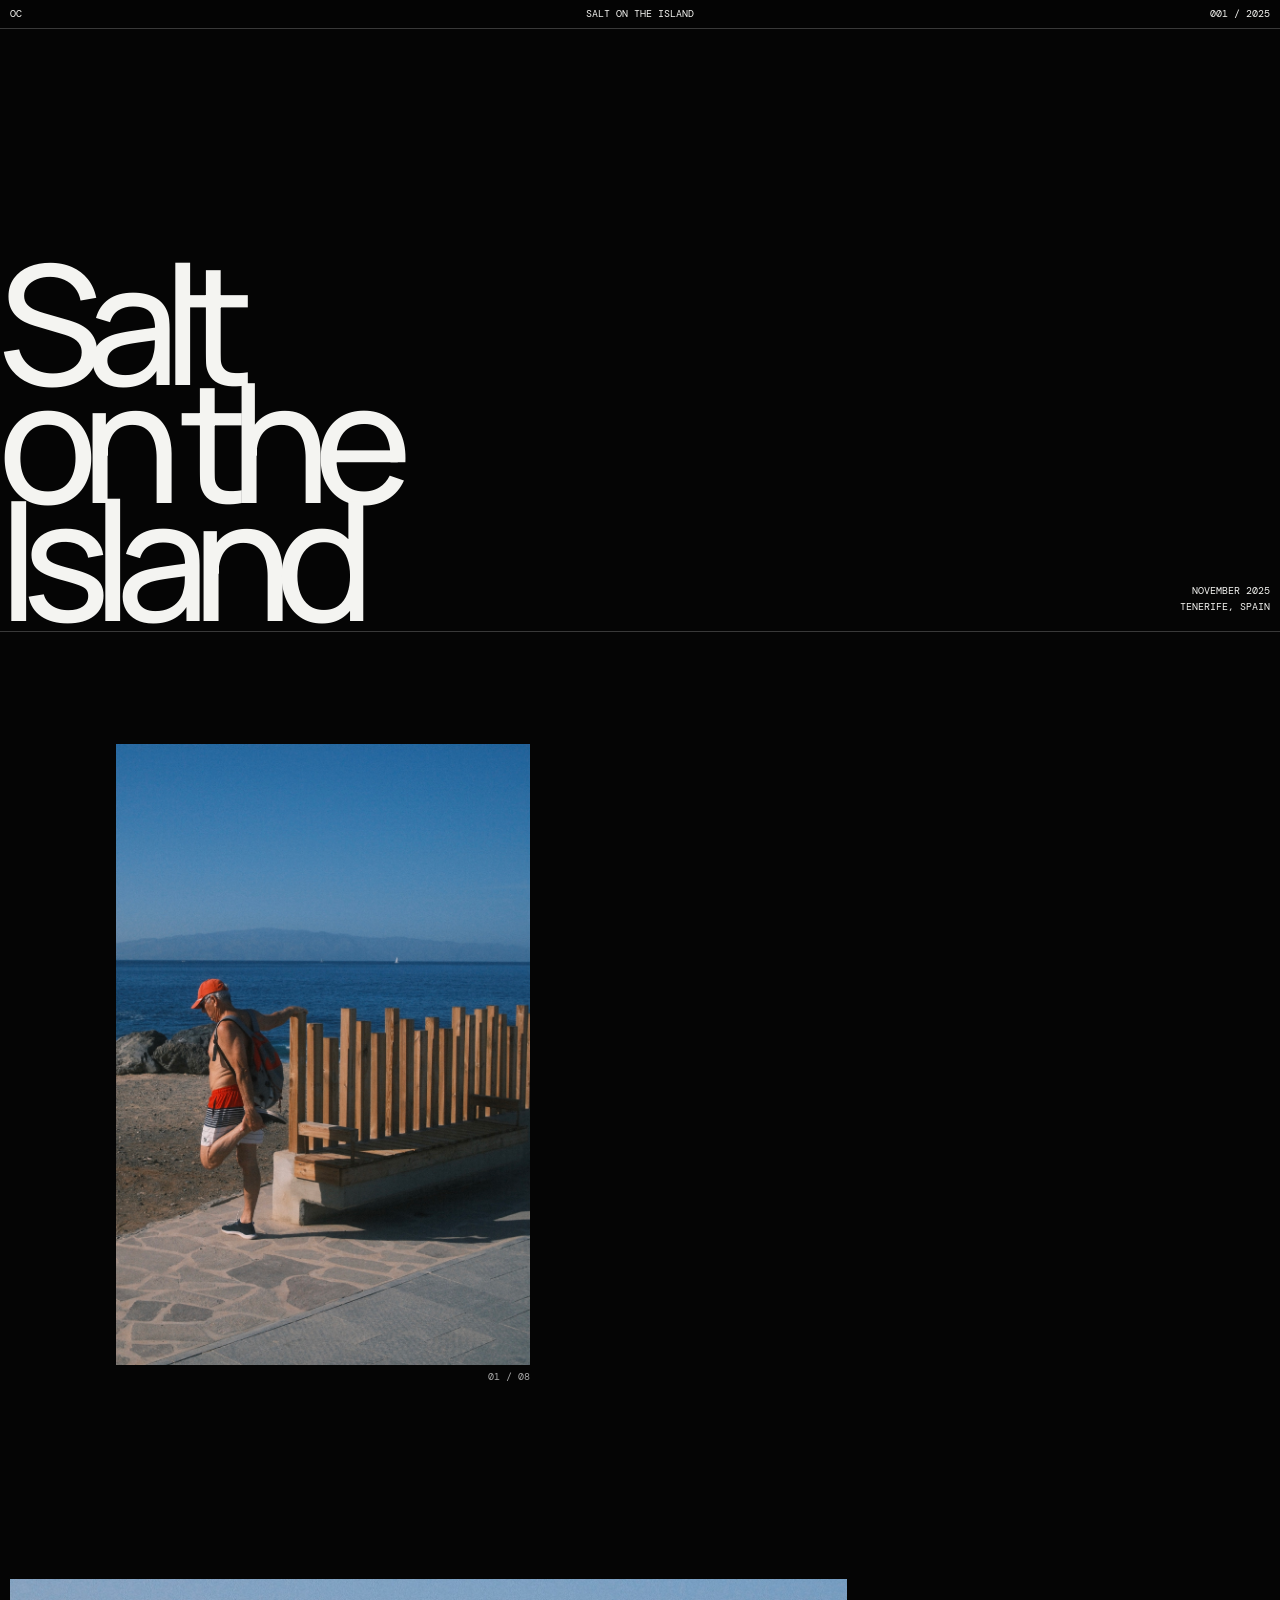
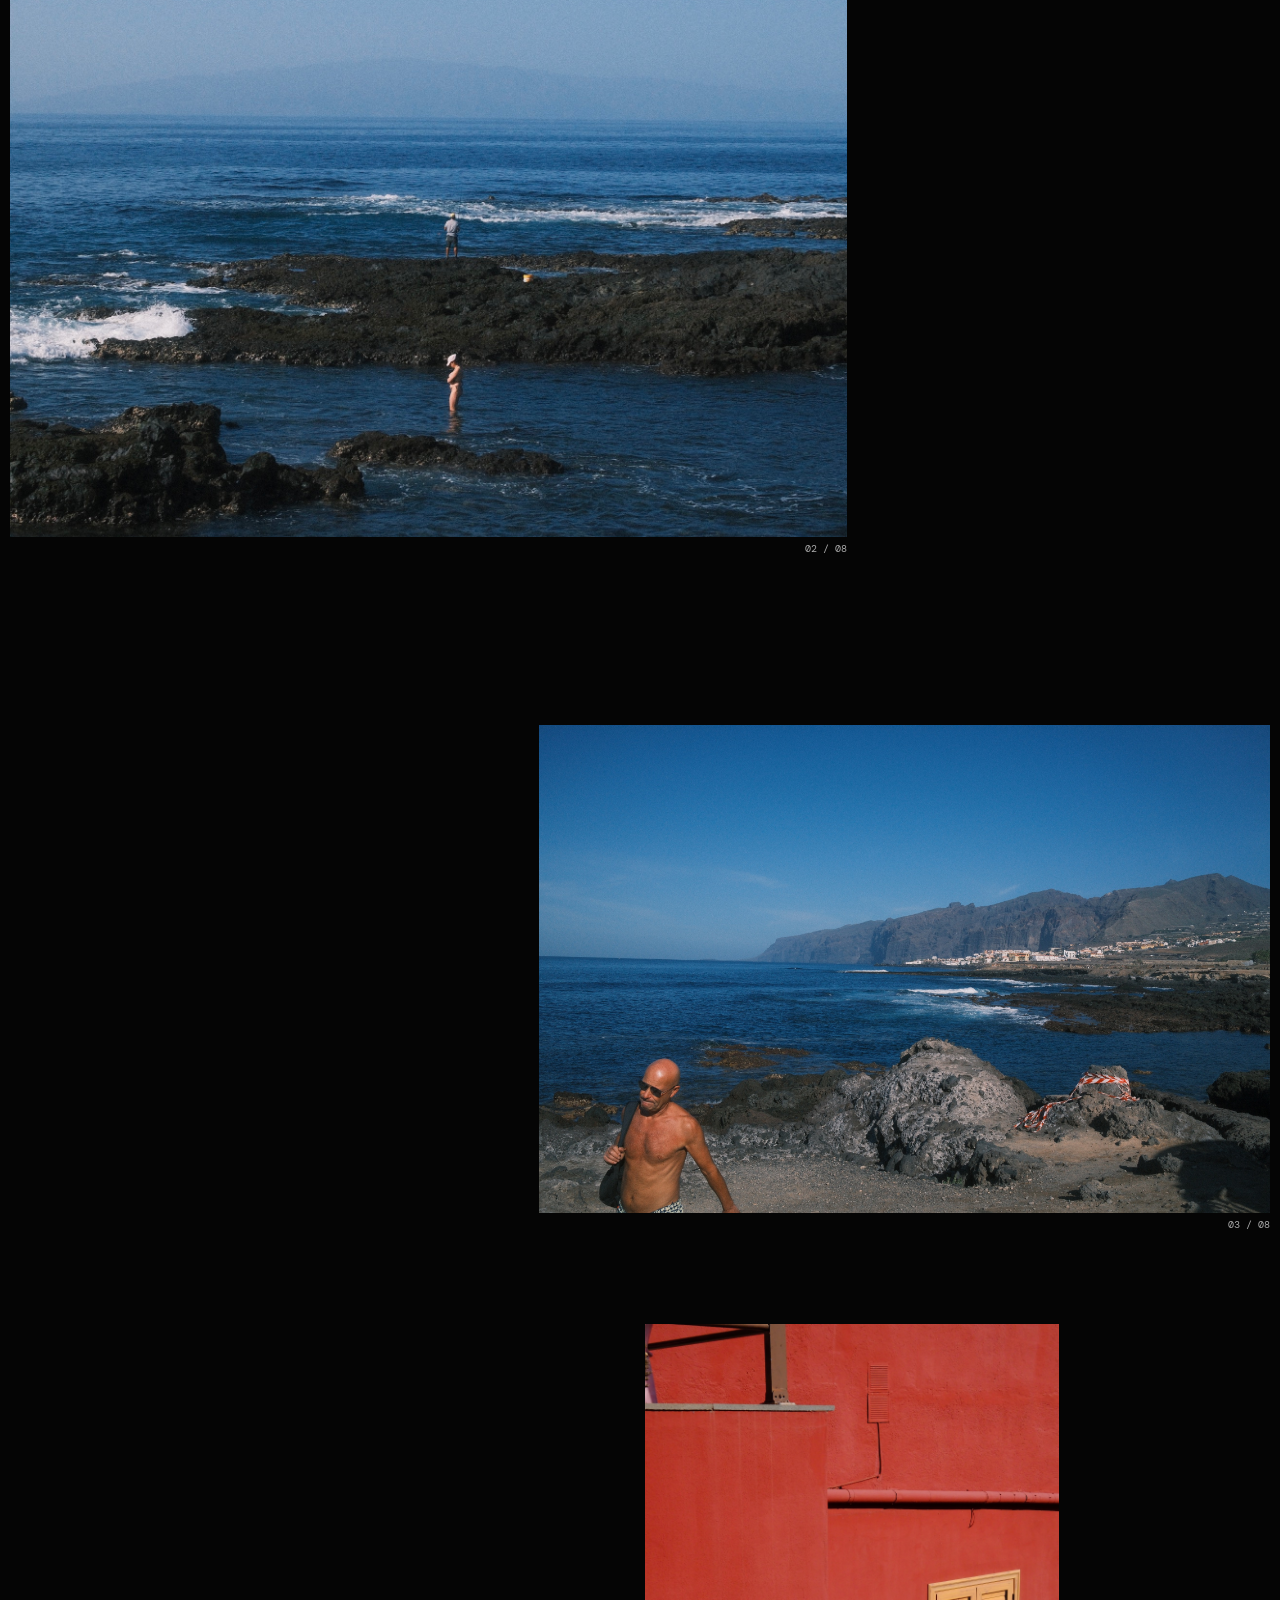
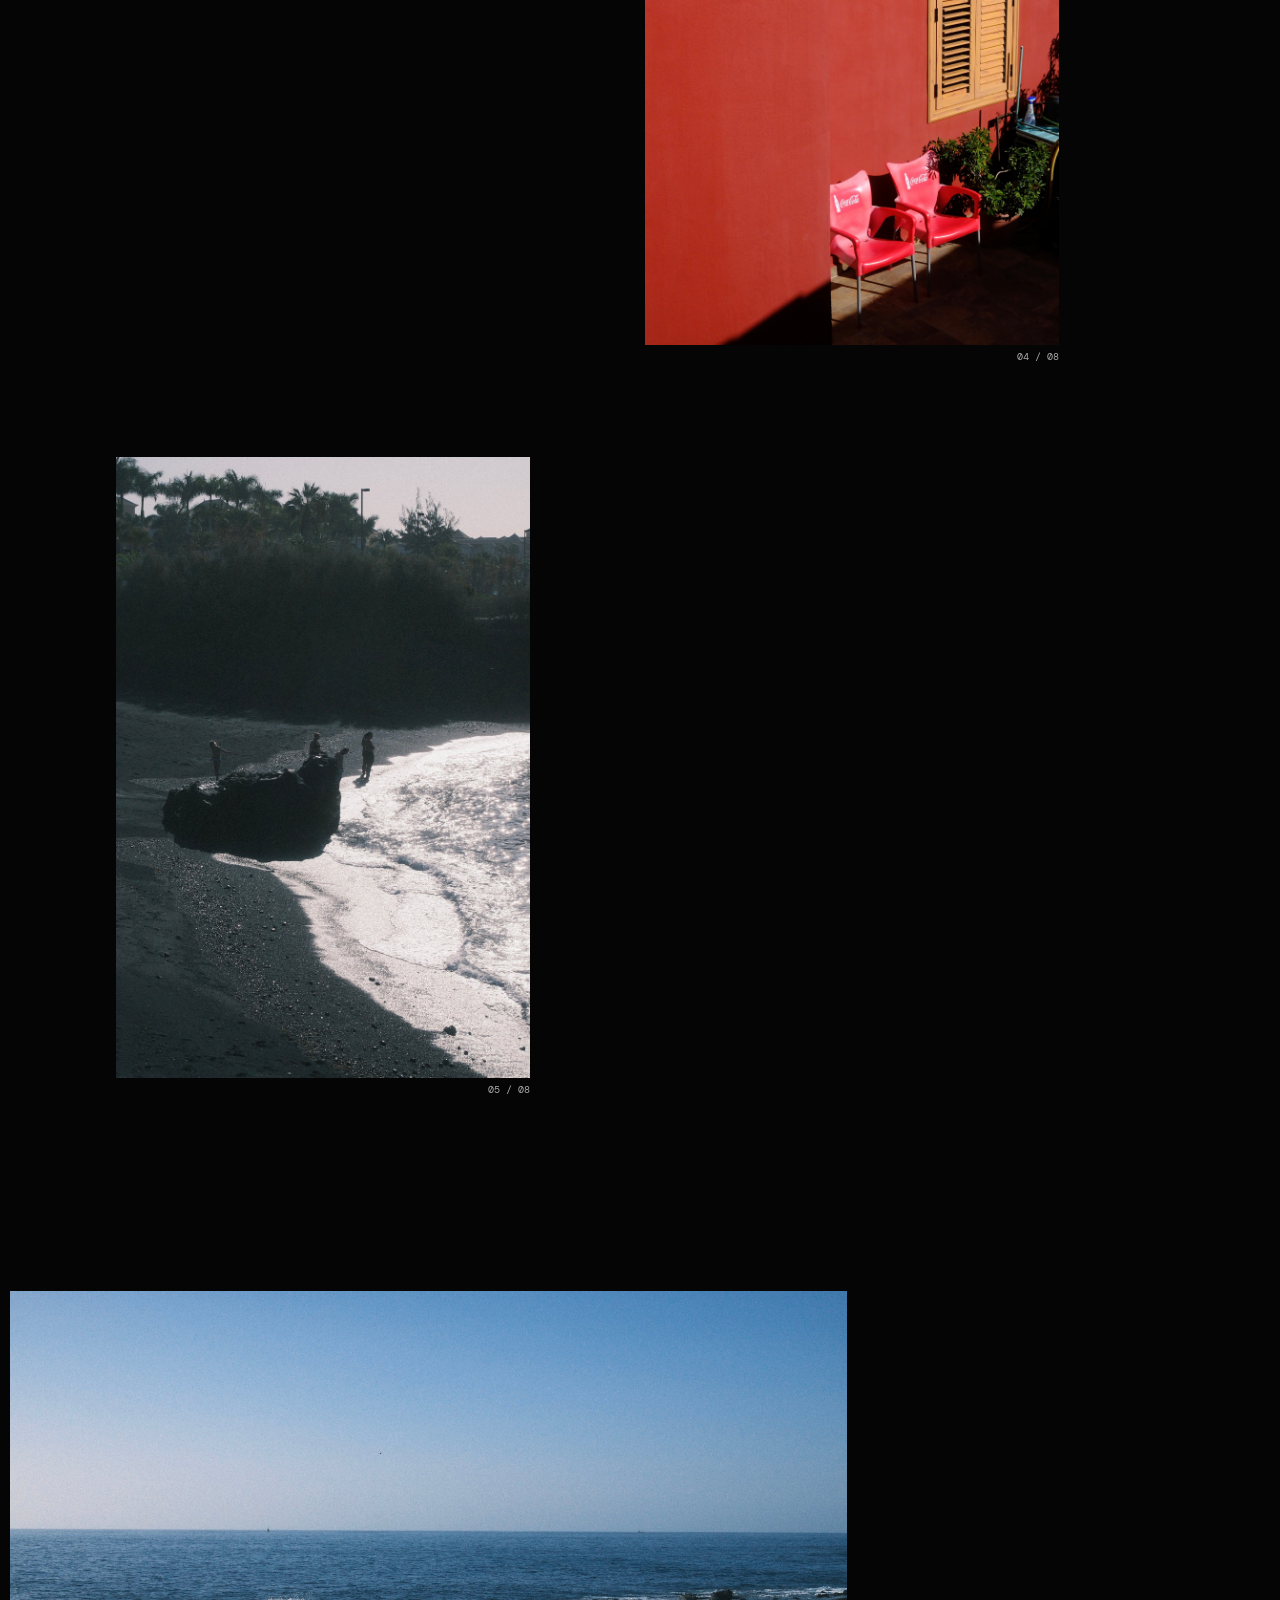
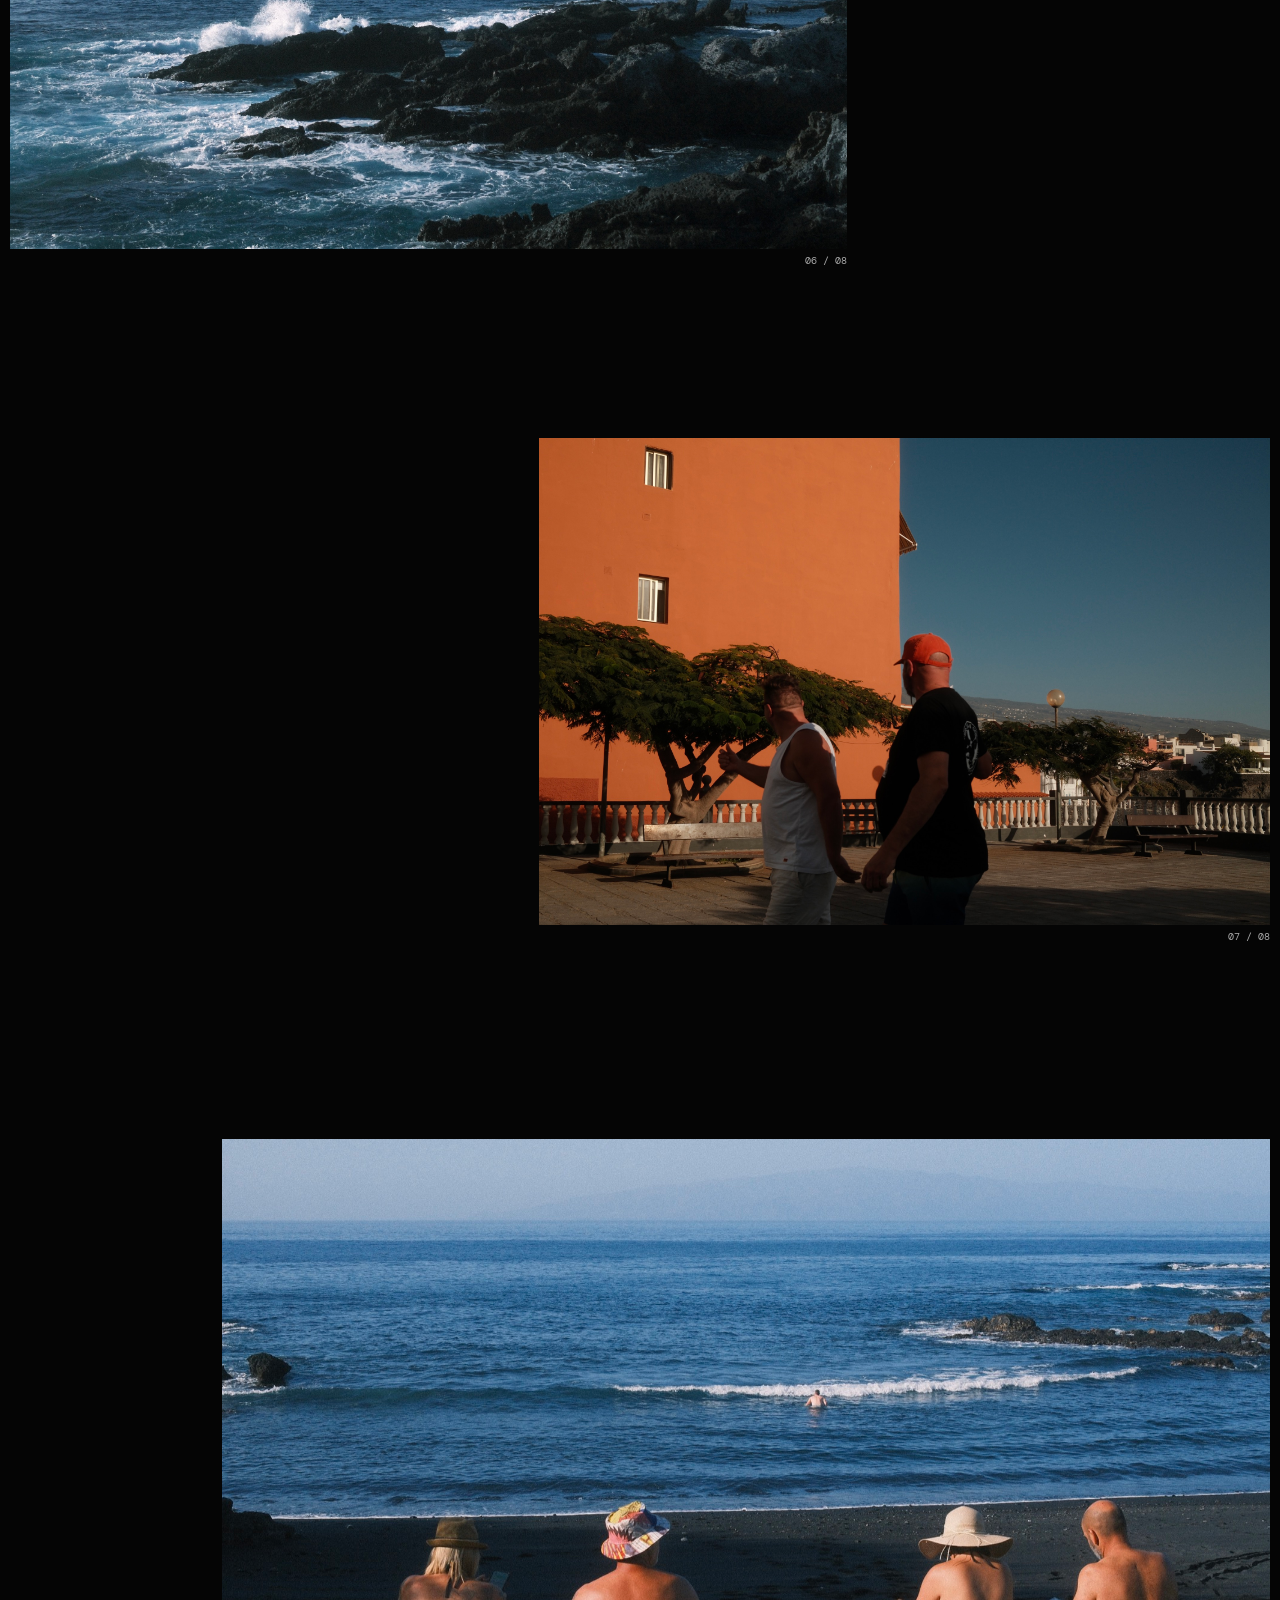
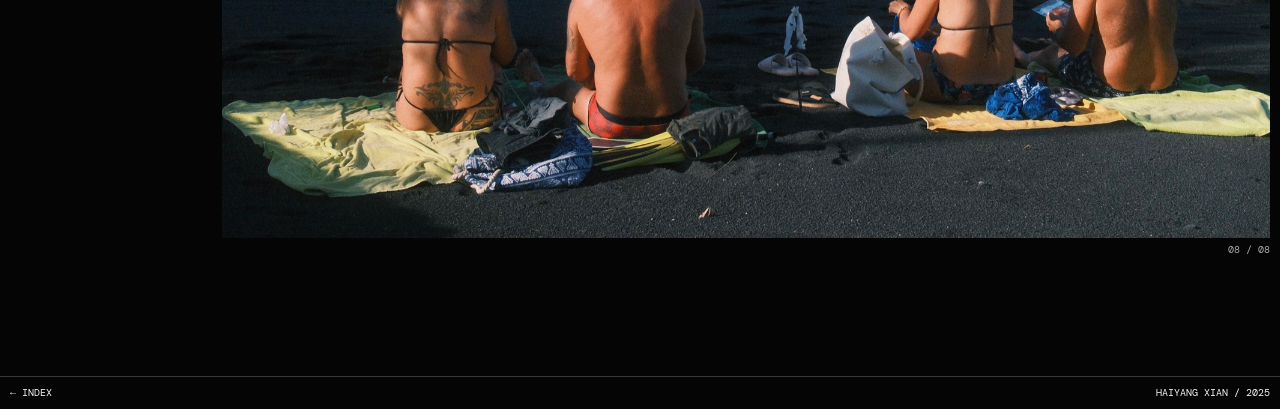
<file: project-01.html>
<!doctype html>
<html lang="en">
  <head>
    <meta charset="UTF-8" />
    <meta name="viewport" content="width=device-width, initial-scale=1.0" />
    <meta name="description" content="Salt on the Island — photography by Haiyang Xian" />
    <title>Salt on the Island — Haiyang Xian</title>
    <link rel="stylesheet" href="project.css" />
  </head>
  <body>
    <header class="project-header">
      <a href="index.html">OC</a>
      <p>SALT ON THE ISLAND</p>
      <p>001 / 2025</p>
    </header>
    <main>
      <section class="project-intro">
        <h1>Salt<br />on the Island</h1>
        <div><p>NOVEMBER 2025</p><p>TENERIFE, SPAIN</p></div>
      </section>
      <section class="image-sequence" aria-label="Salt on the Island photographs">
        <figure class="portrait"><img src="assets/projects/salt-on-the-island/DSCF0566.jpg" alt="Salt on the Island, photograph 1" /><figcaption>01 / 08</figcaption></figure>
        <figure class="wide"><img src="assets/projects/salt-on-the-island/DSCF0439.jpg" alt="Salt on the Island, photograph 2" /><figcaption>02 / 08</figcaption></figure>
        <figure class="landscape"><img src="assets/projects/salt-on-the-island/DSCF0559.jpg" alt="Salt on the Island, photograph 3" /><figcaption>03 / 08</figcaption></figure>
        <figure class="portrait offset"><img src="assets/projects/salt-on-the-island/DSCF0503.jpg" alt="Salt on the Island, photograph 4" /><figcaption>04 / 08</figcaption></figure>
        <figure class="portrait"><img src="assets/projects/salt-on-the-island/DSCF0443.jpg" alt="Salt on the Island, photograph 5" /><figcaption>05 / 08</figcaption></figure>
        <figure class="wide"><img src="assets/projects/salt-on-the-island/DSCF0520.jpg" alt="Salt on the Island, photograph 6" /><figcaption>06 / 08</figcaption></figure>
        <figure class="landscape"><img src="assets/projects/salt-on-the-island/DSCF0546.jpg" alt="Salt on the Island, photograph 7" /><figcaption>07 / 08</figcaption></figure>
        <figure class="wide final"><img src="assets/projects/salt-on-the-island/DSCF0431.jpg" alt="Salt on the Island, photograph 8" /><figcaption>08 / 08</figcaption></figure>
      </section>
    </main>
    <footer><a href="index.html">← INDEX</a><span>HAIYANG XIAN / 2025</span></footer>
  </body>
</html>
</file>
<file: styles.css>
@import url('https://fonts.googleapis.com/css2?family=DM+Mono:wght@400;500&family=Instrument+Serif:ital@0;1&family=Manrope:wght@400;500;600&display=swap');
.cover h1.photographer-signature {
  position:absolute;
  left:20px;
  bottom:20px;
  font-family:'DM Mono',monospace;
  font-size:10px;
  font-weight:400;
  font-style:normal;
  line-height:1.2;
  letter-spacing:normal;
  text-align:left;
  text-transform:none;
  text-shadow:none;
}
:root { --ink:#f4f4f1; --paper:#050505; --hair:#393939; --header-logo-width:clamp(78px,10vw,130px); --header-logo-top:18px; --header-backdrop-height:calc(var(--header-logo-top) + var(--header-logo-width) * .68); --section-top-space:calc(var(--header-backdrop-height) + 24px); }
html { scroll-behavior:smooth; }
:root { --project-dock-top:calc(var(--header-logo-top) + var(--header-logo-width) * .566667 + 12px); }
body.project-docked:not(.stories-open) > .top-backdrop { height:calc(var(--project-dock-top) + var(--docked-row-height, 30px) + 24px); background:linear-gradient(to bottom,var(--paper) 0px,var(--paper) calc(100% - 24px),transparent 100%); }
.photographer-signature a:hover { text-decoration:underline; text-underline-offset:3px; }
.photographer-signature a:focus-visible { outline:1px solid currentColor; outline-offset:6px; }
.corner-logo { position:fixed; z-index:30; top:var(--header-logo-top); left:20px; width:var(--header-logo-width); display:block; cursor:pointer; }
.corner-logo img { display:block; width:100%; height:auto; filter:invert(1); }
.corner-logo:focus-visible { outline:1px solid var(--ink); outline-offset:6px; }
.corner-clock { position:fixed; z-index:30; top:20px; right:20px; font:400 10px/1.2 'DM Mono',monospace; color:var(--ink); pointer-events:none; }
/* Logo aspect ratio is 612 / 1080; allow another 20% of its height for the fade. */
.top-backdrop { position:fixed; z-index:10; top:0; left:0; right:0; height:var(--header-backdrop-height); pointer-events:none; background:linear-gradient(to bottom,rgba(0,0,0,.88) 0%,rgba(0,0,0,.5) 42%,rgba(0,0,0,0) 100%); }
.top-backdrop::before { content:""; position:absolute; inset:0; -webkit-backdrop-filter:blur(12px); backdrop-filter:blur(12px); -webkit-mask-image:linear-gradient(to bottom,#000 0%,rgba(0,0,0,.8) 35%,transparent 100%); mask-image:linear-gradient(to bottom,#000 0%,rgba(0,0,0,.8) 35%,transparent 100%); }
.stories-panel > .top-backdrop { position:absolute; z-index:1; }
.cover-section { position:absolute; z-index:2; top:50%; transform:translateY(-50%); font:400 10px/1.2 'DM Mono',monospace; color:var(--ink); }
.cover-section-left { left:20px; text-align:left; }
.cover-section-right { right:20px; text-align:right; }
.stories-trigger { appearance:none; background:none; border:0; padding:12px 0; cursor:pointer; }
.stories-trigger:hover, .stories-back:hover, .reader-close:hover { text-decoration:underline; text-underline-offset:3px; }
.stories-trigger:focus-visible, .stories-back:focus-visible, .reader-close:focus-visible { outline:1px solid currentColor; outline-offset:4px; }
body { overflow-x:clip; }
.site-shell { transition:transform 650ms cubic-bezier(.65,0,.35,1); }
body.stories-open { overflow:hidden; }
body.stories-open .site-shell { transform:translateX(-100%); }
.stories-panel { position:fixed; inset:0; z-index:20; overflow:hidden; background:var(--paper); color:var(--ink); transform:translateX(100%); visibility:hidden; transition:transform 650ms cubic-bezier(.65,0,.35,1),visibility 0s 650ms; }
body.stories-open .stories-panel { transform:translateX(0); visibility:visible; transition-delay:0s; }
.stories-header { position:absolute; z-index:2; top:20px; left:20px; right:20px; text-align:center; pointer-events:none; }
.stories-header h2, .stories-back, .reader-close { margin:0; font:400 10px/1.2 'DM Mono',monospace; }
.stories-back, .reader-close { position:absolute; z-index:2; top:50%; left:20px; transform:translateY(-50%); color:inherit; background:none; border:0; padding:12px 0; cursor:pointer; }
.stories-content { height:100%; overflow-y:auto; overscroll-behavior:contain; scroll-snap-type:y mandatory; scrollbar-width:none; }
.stories-content::-webkit-scrollbar { display:none; }
.stories-content:focus-visible { outline:1px solid var(--hair); outline-offset:-4px; }
.archive-slide { height:100%; scroll-snap-align:start; scroll-snap-stop:always; display:flex; align-items:center; justify-content:center; padding:110px 100px 76px; }
.archive-file { position:relative; width:min(100%,900px); height:100%; max-height:650px; display:flex; flex-direction:column; border:1px solid #666; background:#0c0c0c; }
.archive-tab { position:absolute; bottom:100%; left:-1px; padding:10px 24px; border:1px solid #666; border-bottom:0; background:#0c0c0c; }
.archive-tab::after { content:""; position:absolute; left:0; right:0; bottom:-1px; height:1px; background:#0c0c0c; }
.archive-file, .archive-tab { transition:border-color 180ms ease; }
.archive-file:hover, .archive-file:hover .archive-tab,
.archive-file:has(.archive-open:focus-visible), .archive-file:has(.archive-open:focus-visible) .archive-tab { border-color:var(--ink); }
.archive-meta, .archive-foot { padding:18px 24px; font-size:9px; letter-spacing:.06em; }
.archive-meta { display:flex; justify-content:space-between; gap:12px; border-bottom:1px solid var(--hair); }
.archive-body { flex:1; min-height:0; display:flex; flex-direction:column; justify-content:center; padding:24px; }
.archive-number { font-size:clamp(48px,10vw,130px); line-height:1; letter-spacing:-.07em; }
.archive-body h3 { font:400 12px/1.4 'DM Mono',monospace; margin:24px 0 8px; }
.archive-body p { color:#aaa; font-size:10px; margin:0; line-height:1.5; }
.archive-foot { border-top:1px solid var(--hair); }
.archive-open { position:absolute; inset:0; z-index:1; width:100%; border:0; background:transparent; cursor:pointer; color:inherit; }
.archive-open:focus-visible { outline:none; }
.archive-open span { position:absolute; right:24px; bottom:18px; font:400 9px/1.2 'DM Mono',monospace; }
.archive-file-photo { isolation:isolate; }
.archive-file-photo::before { content:""; position:absolute; inset:0; z-index:-2; background:url('assets/stories/story-001/s67%202025-03-29%20173701.073.JPG') center 40% / cover no-repeat; filter:grayscale(1); transition:filter 650ms ease; }
.archive-file-photo::after { content:""; position:absolute; inset:0; z-index:-1; background:linear-gradient(180deg,rgba(0,0,0,.5),rgba(0,0,0,.3) 40%,rgba(0,0,0,.75)); pointer-events:none; }
.archive-file-story-002::before { background-image:url('assets/stories/story-002/DSCF0044.JPG'); }
.archive-file-photo:focus-within::before { filter:grayscale(0); }
@media (hover:hover) { .archive-file-photo:hover::before { filter:grayscale(0); } }
.archive-file-photo .archive-body p { color:#e0e0dd; }
.archive-file-photo .archive-meta, .archive-file-photo .archive-foot { border-color:rgba(255,255,255,.3); }
@media (prefers-reduced-motion:reduce) { .archive-file-photo::before { transition:none; } }
.story-reader { position:absolute; inset:0; z-index:3; background:var(--paper); transform-origin:top left; }
.story-reader[hidden] { display:none; }
.reader-scroll { height:100%; overflow-y:auto; overscroll-behavior:contain; }
.reader-article { width:min(100%,960px); margin:auto; padding:0 clamp(24px,7vw,100px) 80px; }
.reader-intro { min-height:100svh; display:flex; flex-direction:column; justify-content:center; padding:180px 0 70px; }
.reader-intro h2 { font:400 clamp(26px,5vw,60px)/1.15 'Manrope',sans-serif; margin:24px 0; }
.reader-intro p,.reader-placeholder p { font:400 14px/1.7 'Manrope',sans-serif; color:#aaa; }
.reader-intro .reader-number,.reader-placeholder h3 { font:400 10px/1.4 'DM Mono',monospace; }
.reader-intro > span { margin-top:48px; }
.reader-placeholder { padding:60px 0; border-top:1px solid var(--hair); }
.reader-photo-placeholder { margin:0; min-height:50svh; display:grid; place-items:center; border:1px solid var(--hair); color:#aaa; text-align:center; }
.reader-intro h2[lang="zh-CN"] { font-family:'Manrope','PingFang SC','Microsoft YaHei',sans-serif; line-height:1.35; }
.reader-intro .story-english-title { font-size:clamp(18px,2.5vw,28px); color:var(--ink); margin:0 0 24px; }
.story-prose { max-width:640px; margin:0 auto 56px; }
.story-prose p { font:400 16px/1.95 'Manrope','PingFang SC','Microsoft YaHei',sans-serif; margin:0; overflow-wrap:break-word; }
.story-prose p[lang="en"] { color:#b7b7b4; font-size:14px; line-height:1.8; margin-top:18px; }
.story-photo { margin:64px 0; text-align:center; }
.story-photo img { display:block; width:min(100%,calc(80svh * var(--photo-ratio, 1.5)),var(--photo-width, 2200px)); height:auto; max-width:100%; max-height:80svh; object-fit:contain; margin:auto; }
.story-photo figcaption { margin-top:12px; font:400 9px/1.5 'DM Mono',monospace; color:#aaa; }
.story-conclusion { margin-top:80px; padding-top:32px; border-top:1px solid var(--hair); }
@media (min-width:901px) and (orientation:landscape) { .reader-article { width:min(960px,calc(100% - 300px)); padding-left:24px; padding-right:24px; } }
.story-reader.is-entering .reader-article { animation:readerReveal 700ms ease both; }
@keyframes readerReveal { 0%,35% { opacity:0; translate:0 20px; } 100% { opacity:1; translate:0 0; } }
@media (prefers-reduced-motion:reduce) { .story-reader.is-entering .reader-article { animation:none; } }
.archive-navigation { position:absolute; bottom:20px; left:20px; right:20px; display:flex; align-items:center; justify-content:space-between; gap:16px; font-size:9px; }
.archive-navigation button { background:none; color:inherit; border:1px solid var(--hair); width:36px; height:32px; cursor:pointer; margin-left:6px; }
.archive-navigation button:disabled { opacity:.3; cursor:default; }
.archive-navigation button:focus-visible { outline:1px solid var(--ink); }
@media (max-width:700px) { .archive-slide { padding:110px 24px 76px 78px; } .archive-meta,.archive-foot { padding:12px; font-size:8px; } .archive-body { padding:16px; } .archive-meta { flex-direction:column; gap:6px; } .archive-navigation > span:nth-child(2) { display:none; } }
@media (prefers-reduced-motion:reduce) { .site-shell, .stories-panel { transition:none; } }
/* Give long return labels their own row on portrait and narrow screens. */
@media (orientation:portrait), (max-width:900px) {
  .stories-back, .reader-close { top:var(--header-backdrop-height); left:20px; transform:none; height:40px; padding:12px 0; white-space:nowrap; }
  .stories-content, .reader-scroll { position:absolute; top:calc(var(--header-backdrop-height) + 44px); bottom:0; left:0; right:0; height:auto; }
  .archive-slide { padding:44px 24px 76px; }
  .reader-article { padding:0 24px 64px; }
  .reader-intro { min-height:calc(100svh - var(--header-backdrop-height) - 44px); padding:48px 0 64px; }
}
#about { position:relative; min-height:100svh; grid-template-columns:1fr; grid-template-rows:auto 1fr auto; }
#index.catalogue-meta { padding-top:var(--section-top-space); }
#about .about-label { min-height:0; flex-direction:row; padding:var(--section-top-space) 20px 24px; border-right:0; }
#about .about-content {
  width:100%; max-width:1280px; margin:0 auto;
  padding:clamp(32px,6svh,72px) clamp(24px,6vw,88px);
  display:grid; grid-template-columns:minmax(0,.85fr) minmax(0,1.15fr);
  grid-template-rows:auto auto auto; column-gap:clamp(40px,6vw,96px);
  align-content:center;
}
#about .about-portrait { grid-column:1; grid-row:1; align-self:center; margin:0; max-width:none; }
#about .about-portrait img { max-height:60svh; object-fit:contain; }
@media (min-width:701px) {
  #about .about-portrait { align-self:start; }
  #about .about-portrait img { object-position:center top; }
}
#about .about-bio { grid-column:2; }
#about .about-bio p, #about .about-brand p { font-size:clamp(14px,1.15vw,17px); color:#b8b8b5; line-height:1.5; letter-spacing:-.025em; }
#about .about-brand { grid-column:1 / -1; display:grid; grid-template-columns:minmax(0,.85fr) minmax(0,1.15fr); column-gap:clamp(40px,6vw,96px); margin-top:clamp(48px,7svh,88px); padding-top:24px; border-top:1px solid var(--hair); }
#about .about-brand .about-logo { display:block; width:100%; height:auto; filter:invert(1); }
#about .about-brand-copy { grid-column:2; }
#about .about-content .about-brand p + p { margin-top:1.2em; }
#about .about-content p[lang="zh-CN"] { line-height:1.9; letter-spacing:0; }
#about .about-content p[lang="en"] { line-height:1.7; }
#about .about-content p[lang="zh-CN"] + p[lang="en"] { margin-top:2.5em; }
#about .about-bottom { grid-column:1; display:flex; flex-direction:column; align-items:flex-start; gap:12px; padding:24px 20px; color:var(--ink); }
#about .about-bottom .about-contact { position:static; margin:0; font:400 10px/1.5 'DM Mono',monospace; }
#about .about-bottom .about-details { position:static; margin:0; padding:0; display:block; font:400 9px/1.5 'DM Mono',monospace; text-align:left; }
#about .about-bottom .about-details span { text-align:left; }
@media (max-width:700px) {
  #about .about-content { grid-template-columns:1fr; gap:0; padding:28px 24px 48px; }
  #about .about-portrait { grid-column:1; grid-row:auto; width:min(100%,300px); justify-self:center; margin:0 0 36px; }
  #about .about-portrait img { max-height:none; }
  #about .about-bio { grid-column:1; }
  #about .about-bio p, #about .about-brand p { max-width:none; font-size:15px; }
  #about .about-brand { grid-column:1; grid-template-columns:1fr; gap:28px; }
  #about .about-brand-copy { grid-column:1; }
}
@media (prefers-reduced-motion:reduce) { html { scroll-behavior:auto; } }
.about-contact { margin:16px 0; font-size:10px; }
.about-portrait { width:100%; max-width:520px; margin:0 0 24px; }
.about-portrait img { display:block; width:100%; height:auto; }
.about-content .about-bio p { line-height:1.45; }
.about-content .about-bio p + p { margin-top:1.2em; }
.about-contact a:hover { text-decoration:underline; text-underline-offset:3px; }
/* Give each photograph its own row, with its original framing intact. */
.project-content .project-images {
  display:flex;
  flex-direction:column;
  align-items:center;
  gap:clamp(40px,7vh,80px);
  padding:clamp(24px,4vw,56px) clamp(12px,4vw,64px) clamp(40px,7vh,80px);
}
.project-content .project-images figure {
  display:flex;
  flex-direction:column;
  align-items:center;
  width:100%;
  margin:0;
  aspect-ratio:auto;
}
.project-content .project-images img {
  width:min(100%,calc(80svh * var(--photo-ratio, 1.5)),var(--photo-width, 2200px));
  height:auto;
  max-width:100%;
  max-height:80svh;
  object-fit:contain;
}
.project-content .project-images figcaption {
  position:static;
  margin-top:10px;
  font-size:10px;
}
.project-content .project-intro {
  min-height:100px;
  padding:24px clamp(12px,4vw,64px);
}
.project-images.brighton-images figure { aspect-ratio:auto; }
.project-images.brighton-images img { height:auto; }
/* In-place accordion: only the original index row sticks during reading. */
.index-card { overflow:visible !important; }
.project-list li.project-item.is-active { position:relative; z-index:auto; }
.project-item { scroll-margin-top:var(--project-dock-top); }
.project-item.is-active > .project-trigger { position:sticky; top:var(--project-dock-top); z-index:12; background:var(--paper); }
.project-item.is-active > .project-trigger.is-docked { box-shadow:0 1px 0 var(--hair); }
@media (hover: hover) and (pointer: fine) {
  .project-list a:hover,
  .project-item.is-active > .project-trigger:hover { background:var(--ink); color:var(--paper); }
  .project-list a:hover strong { text-decoration:underline; text-underline-offset:2px; }
}
.project-item > .project-panel { overflow:hidden; height:0; overflow-anchor:none; }
.project-panel .project-content { animation:none; }
.project-list .project-trigger > * { min-width:0; }
@media (min-width:641px) and (max-width:900px) {
  .project-list .project-trigger {
    grid-template-columns:36px minmax(0,1.4fr) minmax(0,.85fr) minmax(0,1fr) 72px;
    gap:10px;
  }
  .project-list .project-trigger strong,
  .project-list .project-trigger i,
  .project-list .project-trigger time { white-space:normal; overflow-wrap:anywhere; }
}
* { box-sizing:border-box; } html { min-height:100%; } body { min-height:100vh; margin:0; color:var(--ink); background:var(--paper); font:10px/1.2 'DM Mono',monospace; } a { color:inherit; text-decoration:none; }
.site-shell { min-height:100vh; }.index-card { width:100%; min-height:100vh; overflow:hidden; border:0; background:var(--paper); }
.cover { position:relative; display:flex; align-items:center; justify-content:center; min-height:100svh; height:100svh; padding:50px; overflow:hidden; background:#050505; }.landing-image { position:absolute; inset:0; z-index:0; width:100%; height:100%; object-fit:cover; }.cover::before { content:''; position:absolute; z-index:1; inset:0; background:linear-gradient(180deg,rgb(0 0 0 / .22),rgb(0 0 0 / .04) 50%,rgb(0 0 0 / .4)),repeating-linear-gradient(0deg,transparent 0 3px,rgb(255 255 255 / .06) 4px); }.cover h1 { position:relative; z-index:2; margin:0; text-align:center; font:500 clamp(28px,4vw,46px)/.95 'Manrope',sans-serif; letter-spacing:-.08em; text-shadow:0 1px 10px rgb(0 0 0 / .35); }.explore { position:absolute; z-index:2; right:20px; bottom:20px; font-size:10px; }.explore:hover { text-decoration:underline; text-underline-offset:3px; }.corner { position:absolute; z-index:2; top:18px; font:600 clamp(50px,7vw,88px)/.75 'Manrope',sans-serif; letter-spacing:-.12em; text-shadow:0 1px 10px rgb(0 0 0 / .35); }.corner-left { left:20px; }.corner-right { right:21px; }
.catalogue-meta { display:flex; justify-content:space-between; gap:15px; padding:8px 20px; border-top:1px solid var(--hair); border-bottom:1px solid var(--hair); font-size:9px; }.catalogue-meta a:hover { text-decoration:underline; text-underline-offset:2px; }.project-list { margin:0; padding:0; list-style:none; }.project-list li { position:relative; border-bottom:1px solid var(--hair); }.project-list li.is-active { position:sticky; top:0; z-index:4; background:var(--paper); }.project-list a { display:grid; grid-template-columns:48px minmax(260px,1.25fr) minmax(150px,.7fr) minmax(150px,.85fr) 88px; gap:12px; padding:7px 20px; transition:background .15s ease,color .15s ease; }.project-list strong,.project-list i,.project-list time,.project-list b { font:inherit; font-weight:400; font-style:normal; }.project-list b { text-align:right; }.inline-close { display:none; position:absolute; z-index:1; top:0; right:7px; height:100%; padding:0; border:0; background:var(--paper); color:var(--ink); font:inherit; cursor:pointer; }.project-item.is-active .inline-close { display:block; }.inline-close:hover { text-decoration:underline; text-underline-offset:3px; } footer { display:flex; justify-content:space-between; padding:7px; font-size:9px; }.hint { display:none; }
.about { display:grid; grid-template-columns:1fr 3.7fr; border-bottom:1px solid var(--hair); }.about-label { display:flex; flex-direction:column; justify-content:space-between; min-height:118px; padding:8px 7px; border-right:1px solid var(--hair); }.about-label h2 { margin:0; font:inherit; font-size:9px; font-weight:400; letter-spacing:0; transform:none; }.about-label span { color:var(--ink); font-size:9px; }.about-content { display:flex; flex-direction:column; justify-content:space-between; min-height:118px; padding:8px 7px; }.about-content p { max-width:520px; margin:0; font:500 clamp(13px,1.45vw,19px)/1.08 'Manrope',sans-serif; letter-spacing:-.045em; }.about-details { display:flex; justify-content:space-between; gap:12px; padding:0; color:var(--ink); font-size:9px; }.about-details span:last-child { text-align:right; }
.project-panel { display:none; background:var(--paper); color:var(--ink); }.project-panel.is-open { display:block; }.project-content { animation:projectReveal .42s cubic-bezier(.2,.7,.15,1) both; transform-origin:top; }.project-intro { display:grid; grid-template-columns:1fr 1fr; min-height:28svh; padding:10px; border-bottom:1px solid var(--hair); }.project-intro h2 { align-self:end; margin:0; font:400 10px/1.2 'DM Mono',monospace; letter-spacing:0; transform:none; }.project-intro div { align-self:end; justify-self:end; text-align:right; }.project-intro p { margin:0 0 4px; }.project-images { display:grid; grid-template-columns:repeat(12,1fr); gap:9px; padding:10px; }.project-images figure { position:relative; margin:0; }.project-images img { display:block; width:100%; height:100%; object-fit:cover; }.project-images figcaption { position:absolute; right:0; bottom:-18px; color:#aaa; }.project-images .portrait { grid-column:2/span 4; aspect-ratio:2/3; margin-top:8vw; }.project-images .wide { grid-column:1/span 8; aspect-ratio:3/2; margin-top:16vw; }.project-images .landscape { grid-column:6/span 7; aspect-ratio:3/2; margin-top:14vw; }.project-images .offset { grid-column:7/span 4; }.project-images .final { grid-column:3/span 10; margin-bottom:10vw; }@keyframes projectReveal{from{opacity:0;transform:translateY(-18px)}to{opacity:1;transform:translateY(0)}}
@media (max-width:640px) { .cover{min-height:100svh;height:100svh;padding:25px}.cover h1{font-size:10vw}.catalogue-meta{font-size:8px}.project-list a{grid-template-columns:29px minmax(0,1.25fr) minmax(0,.85fr) minmax(0,1fr) 42px;padding:8px 20px;font-size:9px}.project-list i,.project-list time{white-space:nowrap;overflow:hidden;text-overflow:ellipsis}.about{grid-template-columns:1fr}.about-label{min-height:35px;flex-direction:row;border-right:0;border-bottom:1px solid var(--hair)}.about-content{min-height:135px}.about-content p{font-size:17px}.about-details{flex-direction:column;gap:4px}.about-details span:last-child{text-align:left}.project-intro{min-height:23svh;padding:8px}.project-intro h2{font-size:10px}.project-images{grid-template-columns:1fr 1fr;gap:5px;padding:5px}.project-images .portrait,.project-images .wide,.project-images .landscape,.project-images .offset,.project-images .final{grid-column:auto;margin-top:35px}.project-images .wide,.project-images .landscape,.project-images .final{grid-column:1/-1}.project-images .final{margin-bottom:35px}.hint{display:none} }
</file>
<file: project.css>
@import url('https://fonts.googleapis.com/css2?family=DM+Mono:wght@400;500&family=Manrope:wght@400;500;600&display=swap');
:root{--ink:#f4f4f1;--paper:#050505;--line:#393939}*{box-sizing:border-box}html{scroll-behavior:smooth}body{margin:0;background:var(--paper);color:var(--ink);font:10px/1.2 'DM Mono',monospace}a{color:inherit;text-decoration:none}.project-header{position:sticky;top:0;z-index:2;display:grid;grid-template-columns:1fr 2fr 1fr;padding:8px 10px;border-bottom:1px solid var(--line);background:rgb(5 5 5 / .88);backdrop-filter:blur(8px)}.project-header p{margin:0;text-align:center}.project-header p:last-child{text-align:right}.project-intro{display:grid;grid-template-columns:1fr 1fr;min-height:67svh;padding:14px 10px;border-bottom:1px solid var(--line)}h1{align-self:end;margin:0;font:500 clamp(64px,13vw,210px)/.71 'Manrope',sans-serif;letter-spacing:-.105em;transform:translateX(-.07em)}.project-intro div{align-self:end;justify-self:end;text-align:right}.project-intro p{margin:0 0 4px}.image-sequence{display:grid;grid-template-columns:repeat(12,1fr);gap:9px;padding:10px}.image-sequence figure{position:relative;margin:0}.image-sequence img{display:block;width:100%;height:100%;object-fit:cover}.image-sequence figcaption{position:absolute;right:0;bottom:-18px;color:#aaa}.portrait{grid-column:2/span 4;aspect-ratio:2/3;margin-top:8vw!important}.wide{grid-column:1/span 8;aspect-ratio:3/2;margin-top:16vw!important}.landscape{grid-column:6/span 7;aspect-ratio:3/2;margin-top:14vw!important}.offset{grid-column:7/span 4}.final{grid-column:3/span 10;margin-bottom:10vw!important}footer{display:flex;justify-content:space-between;padding:10px;border-top:1px solid var(--line)}footer a:hover{text-decoration:underline;text-underline-offset:3px}@media(max-width:640px){.project-header{grid-template-columns:1fr 1fr}.project-header p:nth-child(2){display:none}.project-intro{min-height:52svh;padding:10px}.project-intro h1{font-size:18vw}.image-sequence{grid-template-columns:1fr 1fr;gap:5px;padding:5px}.portrait,.wide,.landscape,.offset,.final{grid-column:auto;margin-top:35px!important}.wide,.landscape,.final{grid-column:1/-1}.portrait{aspect-ratio:2/3}.final{margin-bottom:35px!important}}
</file>
